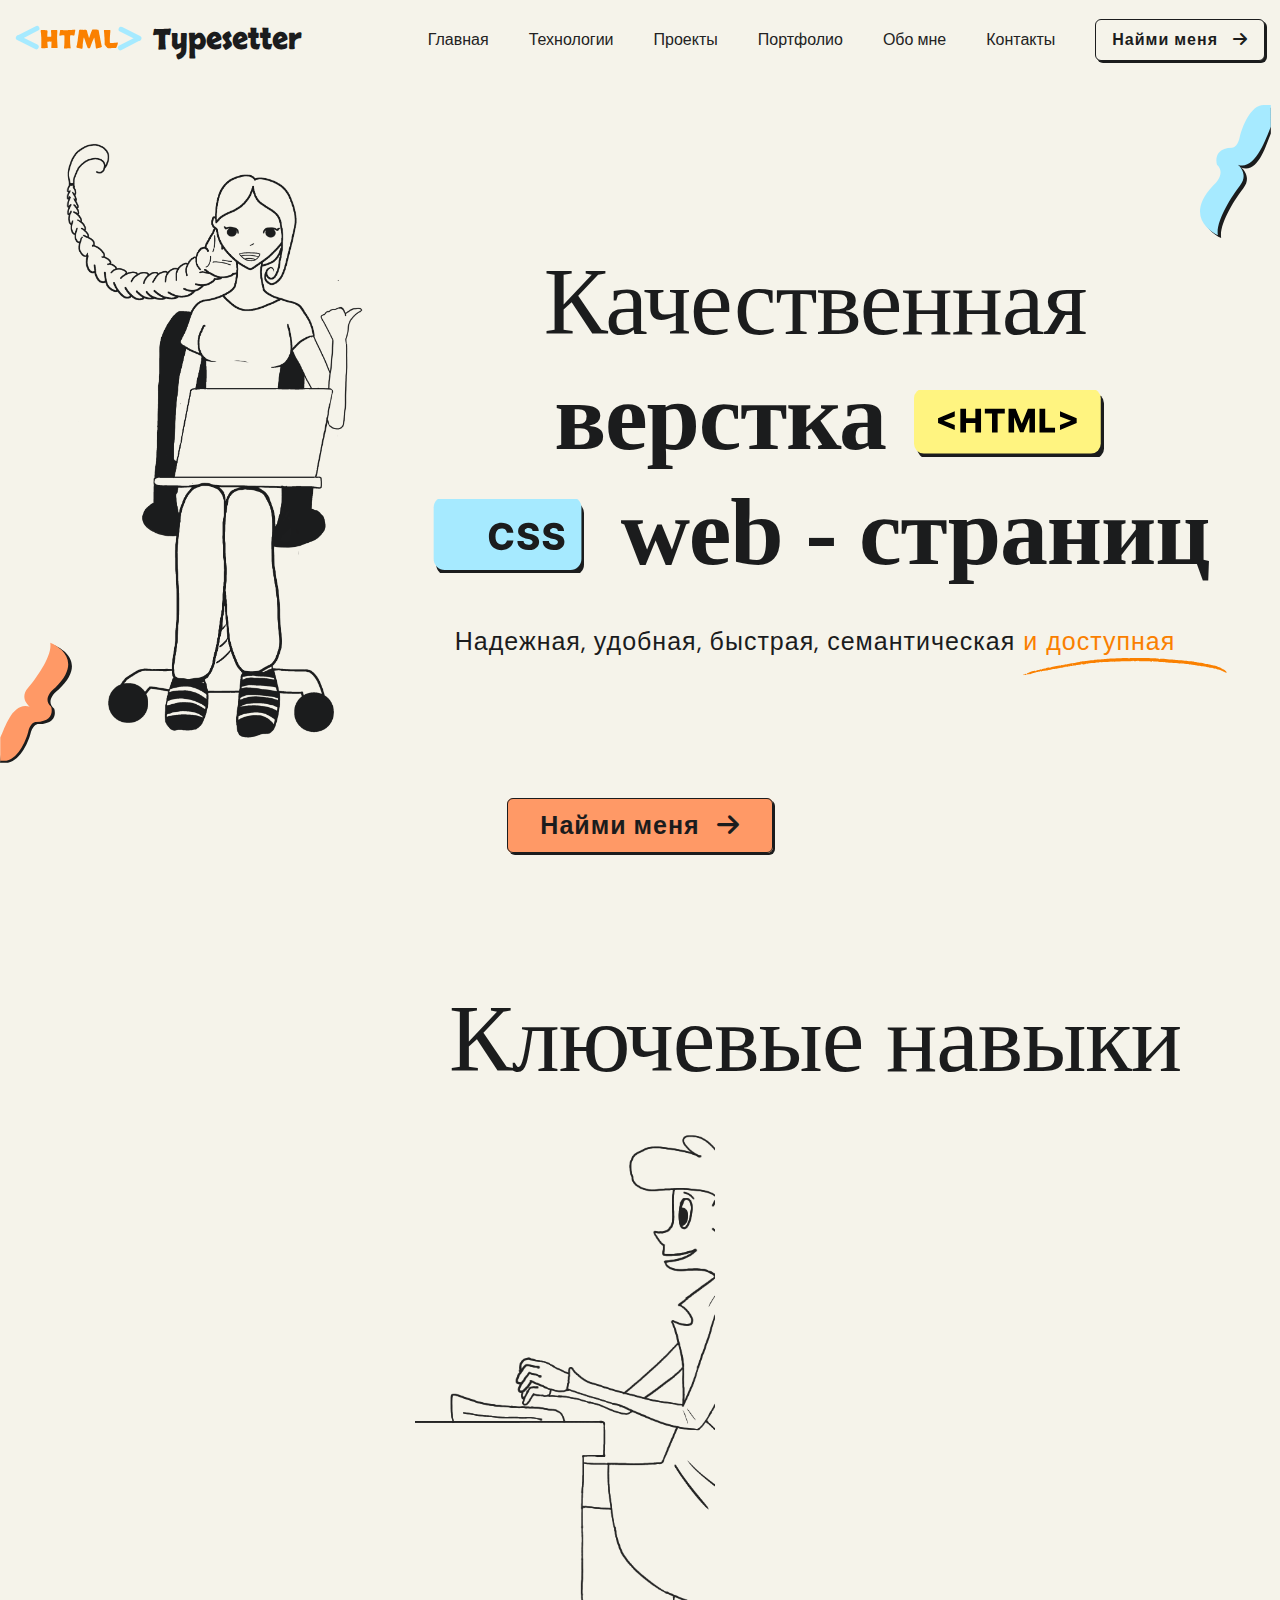
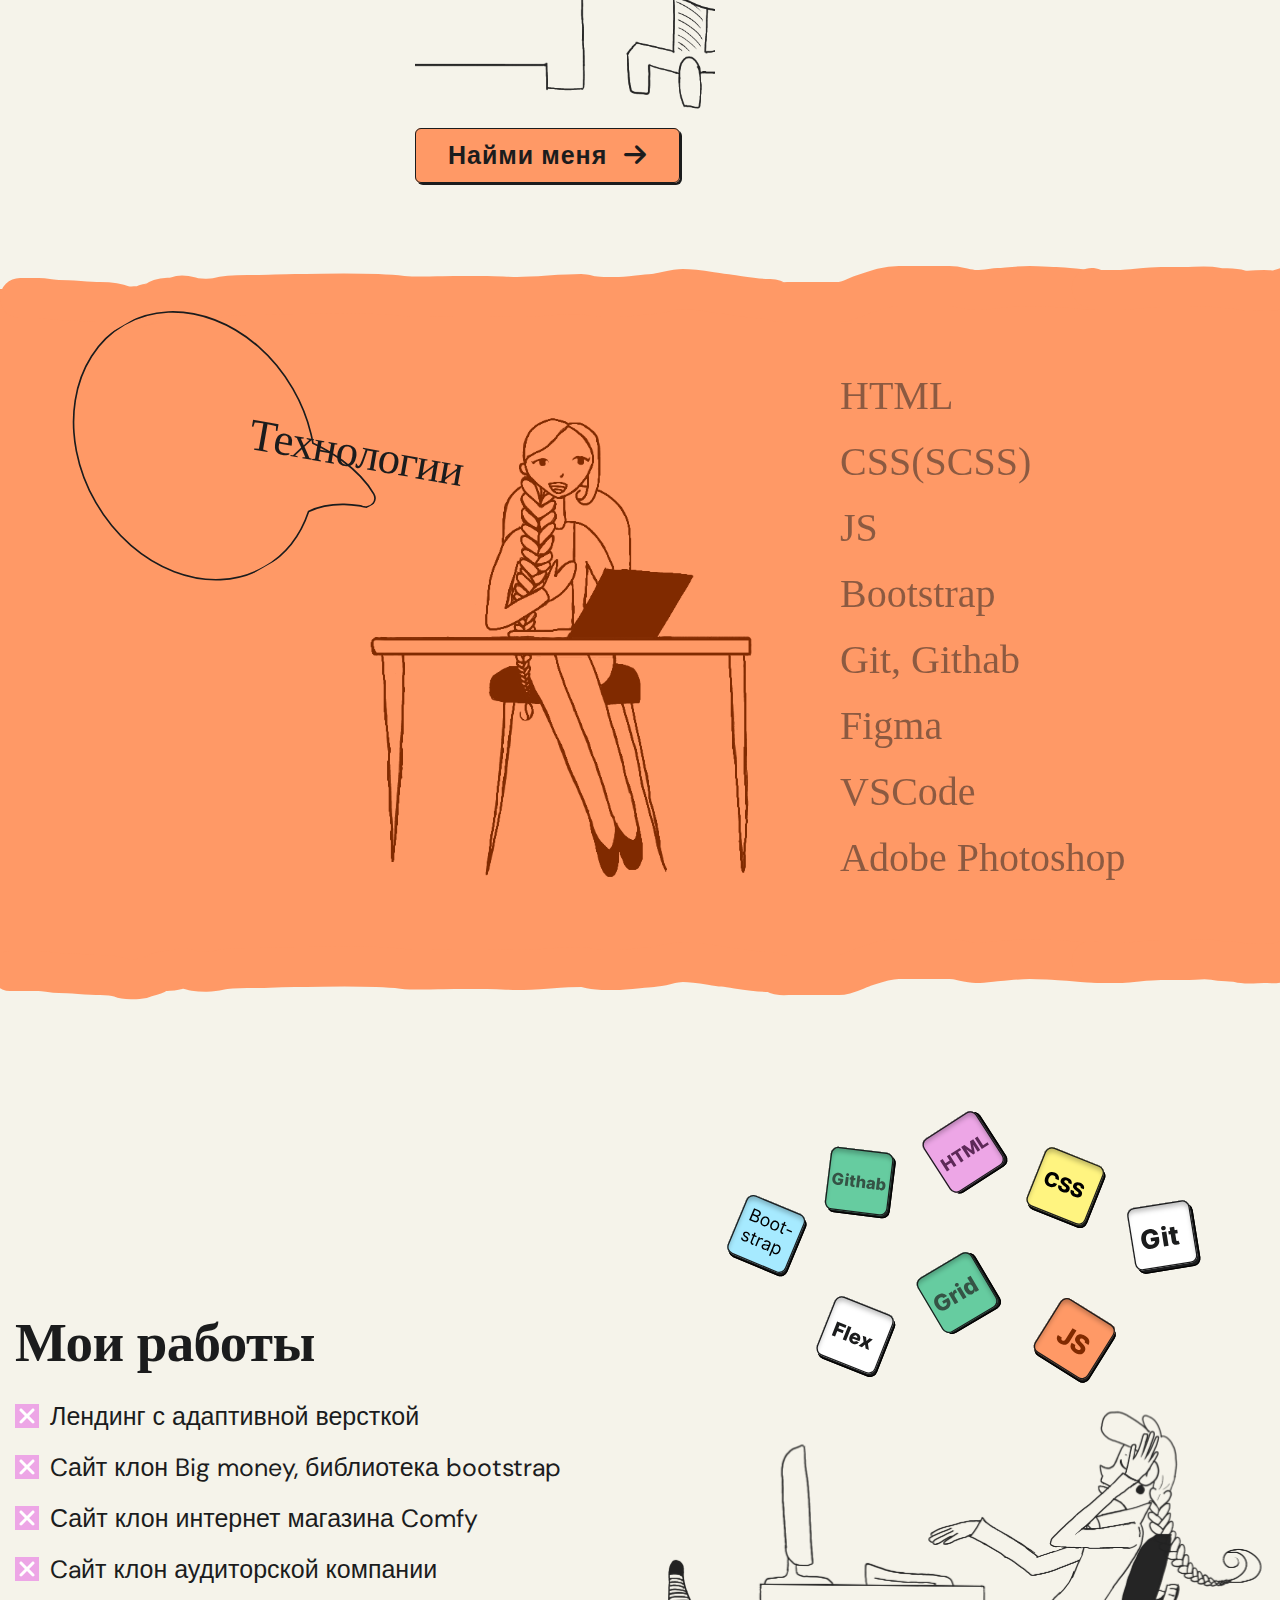
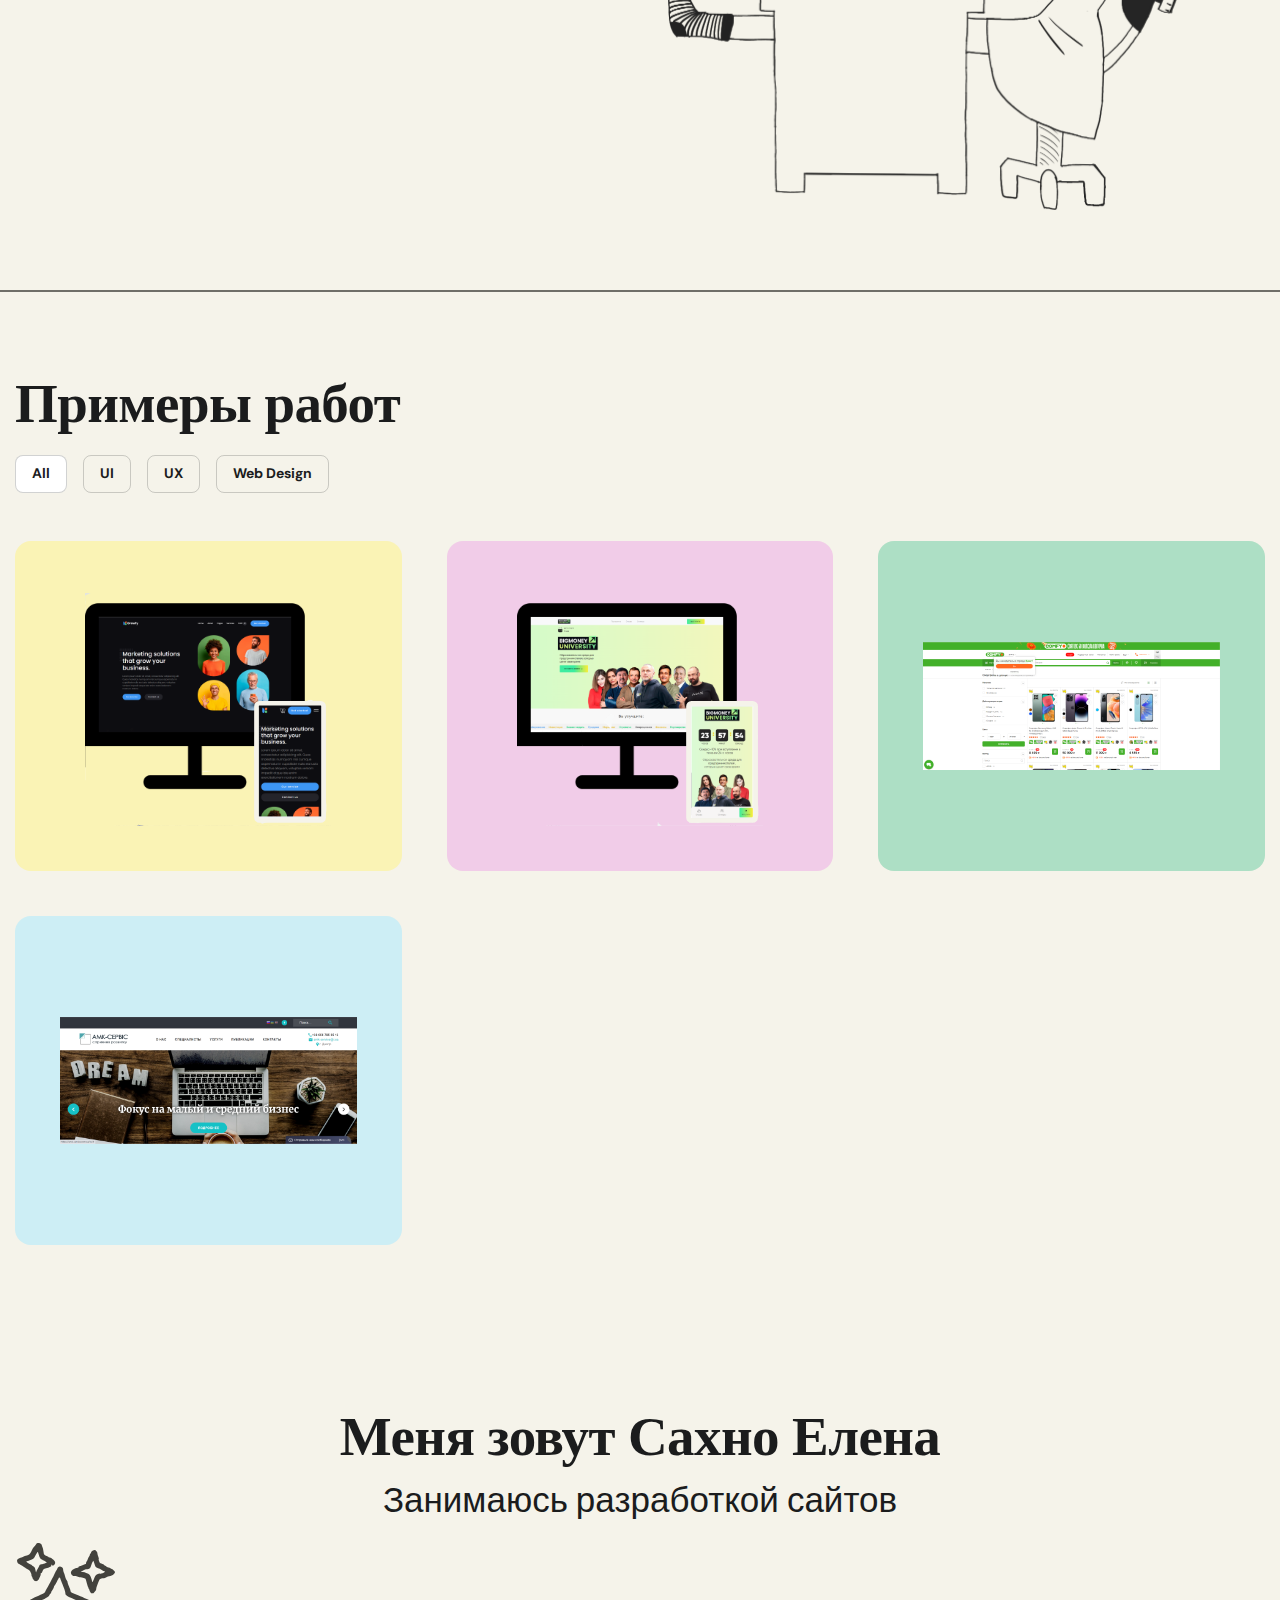
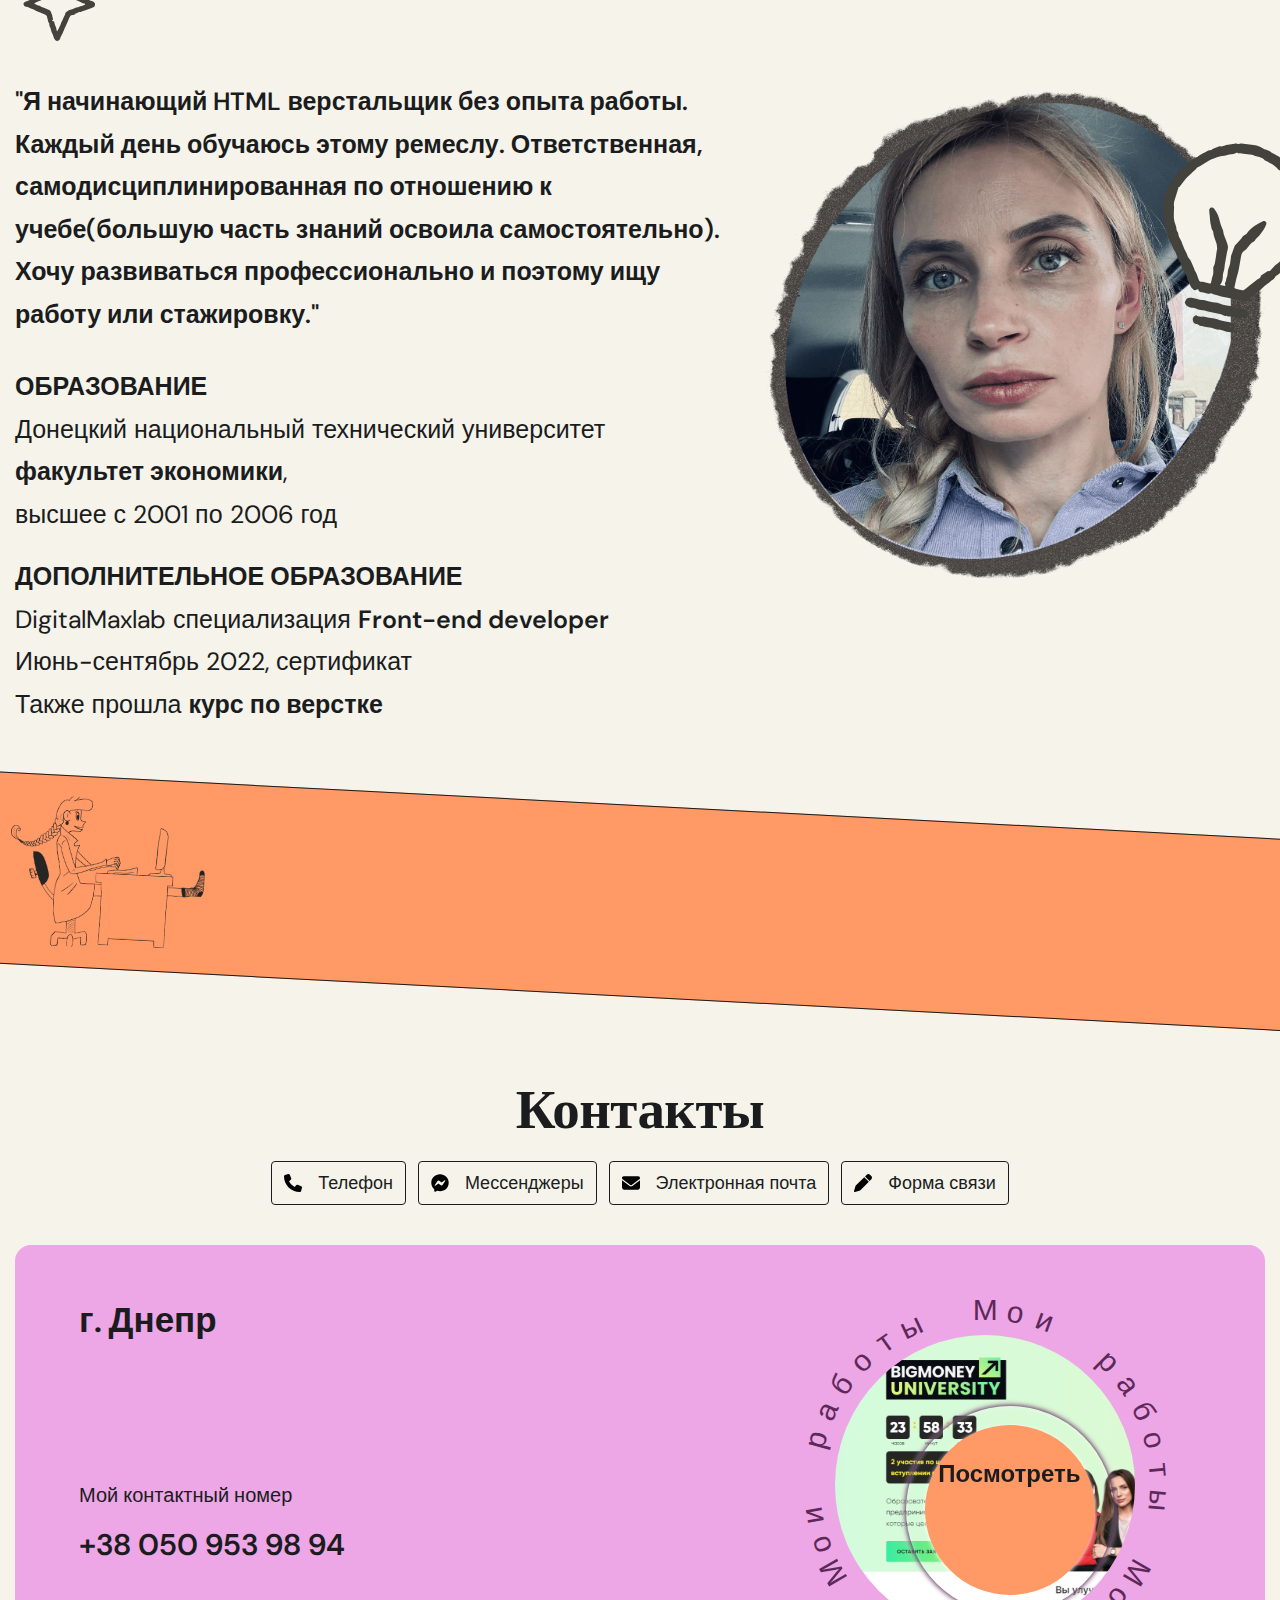
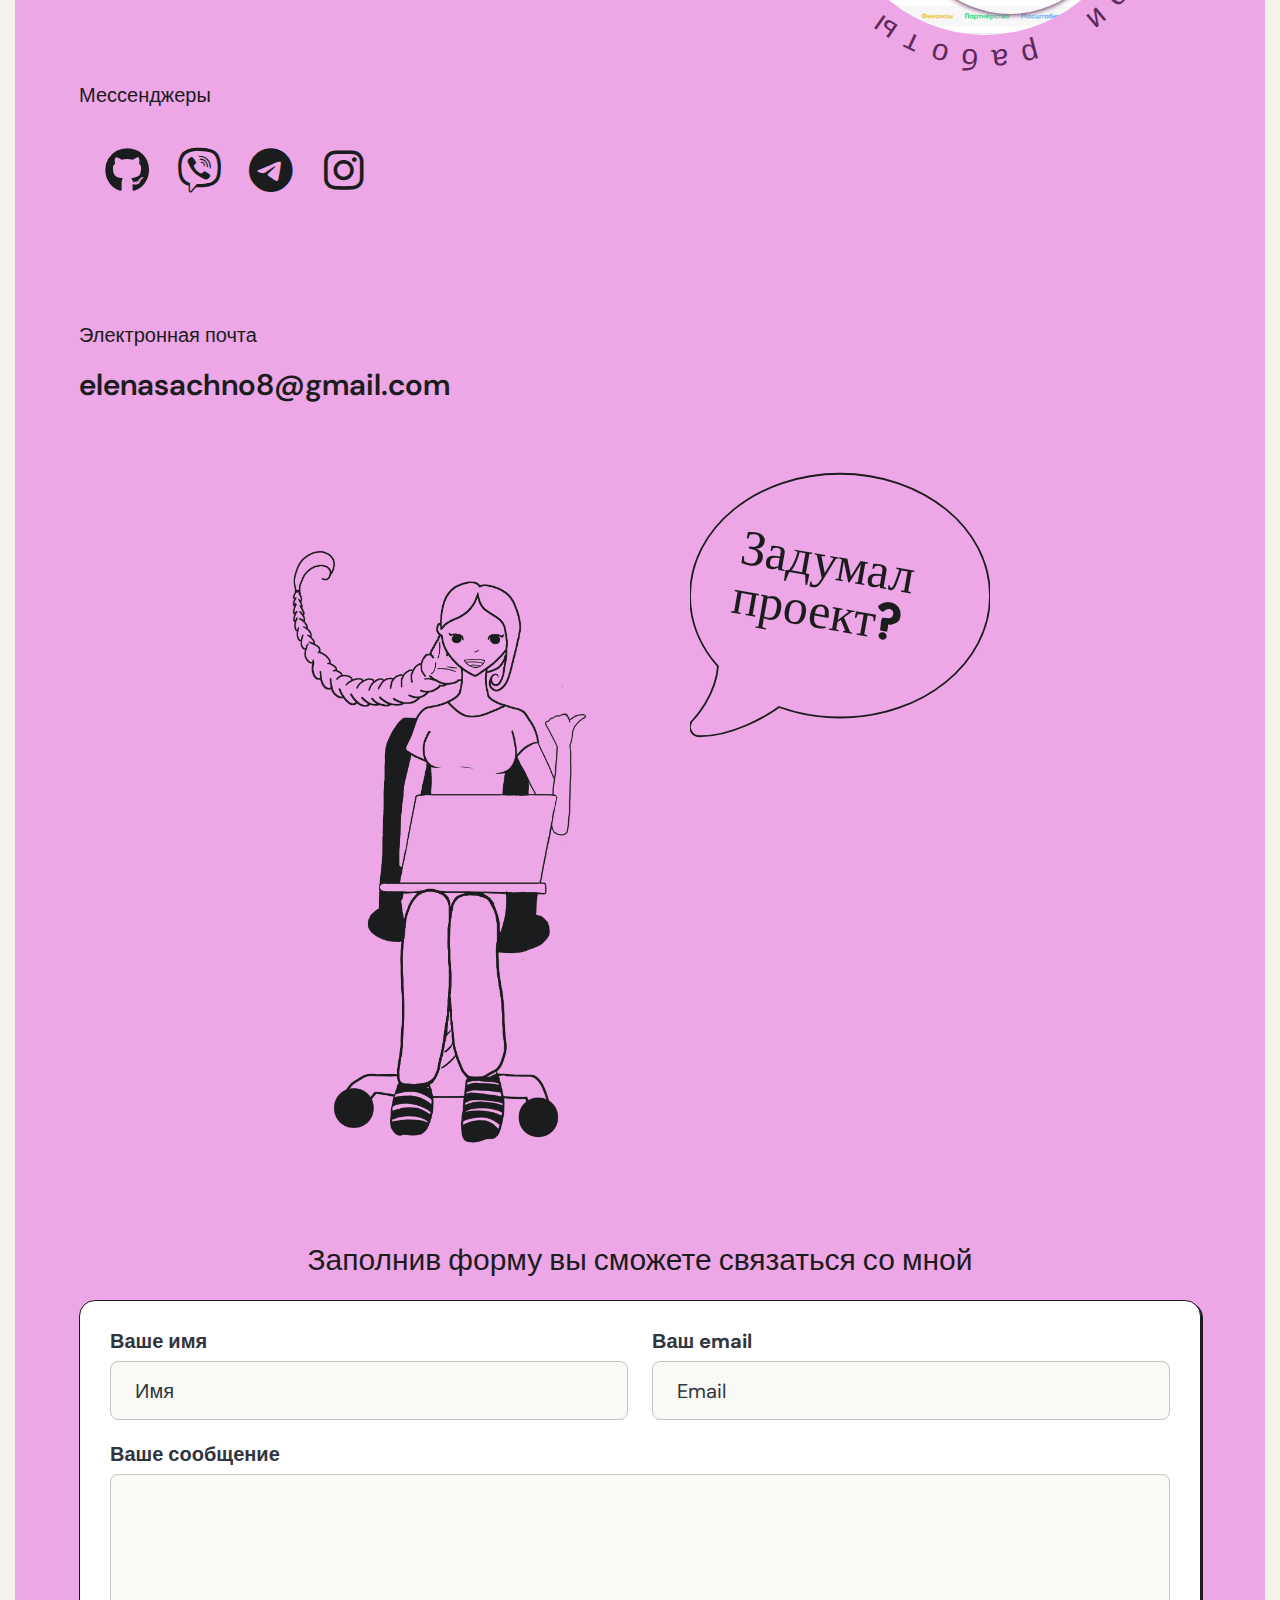
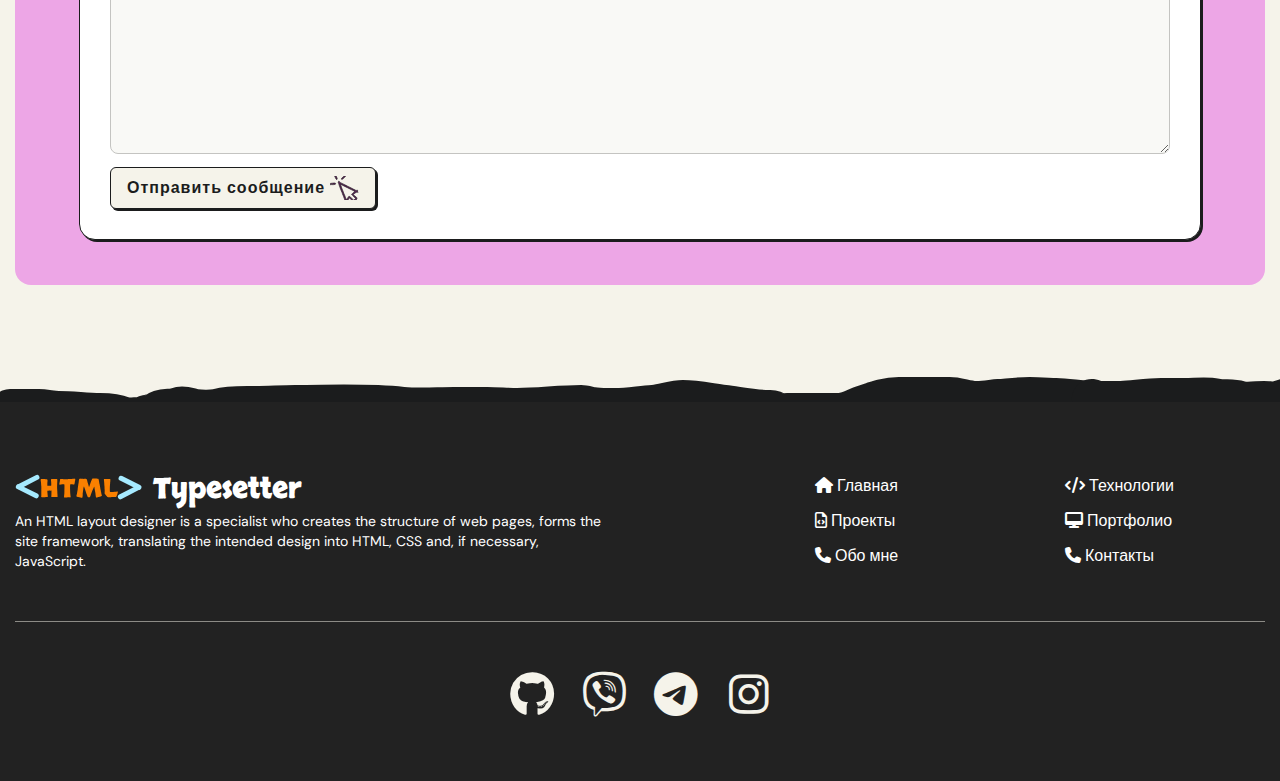
<file: index.html>
<!DOCTYPE html>
<html lang="en">
<head>
    <meta charset="UTF-8">
    <meta http-equiv="X-UA-Compatible" content="IE=edge">
    <meta name="viewport" content="width=device-width, initial-scale=1.0">
    <title>Resume</title>
    <link rel="preconnect" href="https://fonts.googleapis.com">
    <link rel="preconnect" href="https://fonts.gstatic.com" crossorigin>
    <link href="https://fonts.googleapis.com/css2?family=DM+Sans:wght@500&family=Skranji:wght@400;700&display=swap" rel="stylesheet">
    <link rel="stylesheet" href="/css/style.css">

    <link href="https://fonts.googleapis.com/css2?family=Lora:wght@500;600;700&display=swap" rel="stylesheet">

</head>
<body>
    <div class="wrapper">
        <header class="header">
            <div class="header__container"> 
       
                <div class="header__body">
                    <div class="header__logo">
                        <img src="./images/log.svg" alt="logo">
                        <p>Typesetter</p>
                    </div>
                    <div class="burger-menu">
                        <div class="header__burger">
                            <span></span>
                        </div>
                    </div>
                     <div class="menu-header">
                    <nav class="header__menu menu">
                        <ul class="menu__list">
                            <li class="menu__item">
                                <a data-goto=".main" href="#" class="menu__link">Главная</a>
                            </li>
                            <li class="menu__item">
                                <a data-goto=".technologies" href="#" class="menu__link">Технологии</a>
                            </li>
                            <li class="menu__item">
                                <a data-goto=".works" href="#" class="menu__link">Проекты</a>
                            </li>
                            <li class="menu__item">
                                <a data-goto=".workExamples" href="#" class="menu__link">Портфолио</a>
                            </li>
                            <li class="menu__item">
                                <a data-goto=".about" href="#" class="menu__link">Обо мне</a>
                            </li>
                            <li class="menu__item">
                                <a data-goto=".contacts" href="#" class="menu__link">Контакты</a>
                            </li>
                        </ul>                       
                    </nav>
                    <a href="#" class="header__button button">Найми меня <i class="fa-solid fa-arrow-right" style="color: #1b1c1d;"></i></a>                        
                    </div>
                    
                </div>
            </div> 
        </header>
        <main class="page">
            <section class="page__main main"> 
                <!-- <h1 class="main__title_2 title">Ключевысссе навыки</h1> -->
                <div class="main__images-imgBracket imgBracket_left">
                    <img  src="./images/bracket-left.svg" alt="image">
                </div>
                <div class="main__images-imgBracket imgBracket_right">
                    <img  src="./images/bracket-rite.svg" alt="image">
                </div>
                <div class="main__container"> 
                    <div class="main__images">
                        <img src="/images/img5.svg" alt="image">
                     </div>                         
                            <div class="main__content content-main">
                                  <h1 class="main__title title">Качественная <span>верстка</span> <br> <span class="span">web - страниц</span></h1>
                                    <p class="main__text">Надежная, удобная, быстрая, семантическая <span>и доступная</span></p>                                                               
                                </div>
                    <div class="main__actions">
                        <a href="#" class="main__button button">Найми меня <i class="fa-solid fa-arrow-right" style="color: #1b1c1d;"></i></a>
                    </div>                                    
                </div>                
            </section>

            <section class="page__skills skills"> 
                <h1 class="main__title_2 title">Ключевые навыки</h1>
                    <div class="main__container">       
                            <div class="main__items items-main__column ">
                                <div class="items-main__column column-main_1">
                                    <article class="main__item item-main item-main_1 _anim-items _anim-no-hide">
                                        <ul class="item-main__list list_1">
                                            <li>Адаптивная и отзывчиво-адаптивная</li>
                                            <li>кроссбраузерная</li>
                                            <li>валидная верстка</li>
                                        </ul>
                                    </article>
                                    <article class="main__item item-main item-main_2 _anim-items _anim-no-hide">
                                        <ul class="item-main__list list_2">
                                            <li>эффекты при наведении</li>
                                            <li>keyframes анимации</li>
                                            <li>переходы</li>
                                            <li>Минифицирую на финише CSS и JS</li>
                                        </ul>
                                    </article>
                                </div>
                                <div class="items-main__column column-main_2">
                                    <article class="main__item item-main item-main_3 _anim-items _anim-no-hide">
                                        <ul class="item-main__list list_3">
                                            <li>Семантическая верстка</li>
                                           <li>иконочный шрифт</li>
                                            <li>svg - спрайты</li>
                                        </ul>
                                    </article>
                                    <article class="main__item item-main item-main_4 _anim-items _anim-no-hide">
                                        <ul class="item-main__list list_4">
                                            <li>Методология BEM</li>
                                            <li>Flex-box</li>
                                            <li>Grid</li>
                                        </ul>
                                    </article> 
                                </div>                                      
                            </div> 
                            <div class="main__content content-main">
                                <div class="content-main__body">
                                    <h1 class="main__title title">Ключевые навыки</h1>
                                    <div class="main__images">
                                        <img src="/images/img1.svg" alt="image">
                                    </div>
                                   <a href="#" class="main__button button">Найми меня <i class="fa-solid fa-arrow-right" style="color: #1b1c1d;"></i></a>
                                </div> 
                            </div>        
                </div>
            </section>
              <svg class="lineOrangTop" width="6117" height="77" viewBox="0 0 6117 77" fill="none" xmlns="http://www.w3.org/2000/svg">
                <path d="M20 44C26.2372 44 32.4744 44 38.7115 44C45.7373 44 51.8668 46 58.9468 46C73.3284 46 85.6658 48 100.149 48C107.681 48 115.134 48.2449 122.03 51.2222C126.738 53.255 134.331 52 139.583 52C143.174 52 143.67 50.561 146.714 49.9444C148.77 49.5281 154.637 48.0766 156.04 47C161.957 42.4577 171.296 44.7879 177.981 42.2222C183.603 40.0646 189.869 43.1064 194.925 43.9444C201.057 44.9606 212.14 45.0778 218.025 43.5C230.031 40.2815 243.452 41 255.875 41C268.712 41 281.863 40 294.883 40C330.656 40 366.55 38.0022 402.276 41.7778C419.046 43.5501 437.093 42 453.961 42C465.095 42 476.228 42 487.362 42C497.349 42 507.111 43 517.166 43C538.548 43 559.735 40 581.163 40C584.025 40 588.125 41.1457 590.976 41.7778C598.887 43.5318 607.101 43 615.173 43C628.084 43 640.187 40.7207 652.962 39.9444C663.212 39.3216 672.375 35 682.888 35C697.168 35 709.732 38.0155 723.846 39.7778C738.702 41.6326 754.326 45 769.315 45C771.937 45 773.577 44.7739 775.41 46.4444C778.141 48.9336 786.754 48 790.22 48C801.537 48 812.853 48 824.169 48C829.043 48 833.925 48.0728 838.797 48C847.092 47.8761 855.048 43.0702 862.568 40.5C874.7 36.3529 885.625 32 898.833 32C915.797 32 932.761 32 949.726 32C958.599 32 966.854 35.8643 975.934 36C984.038 36.1211 991.152 34.6803 999.034 34.0556C1009.37 33.2365 1018.73 32 1029.57 32C1038.5 32 1046.87 32.6361 1055.66 33C1070.08 33.5975 1084.08 36 1098.44 36" stroke="#FF9966" stroke-width="40" stroke-linecap="round"/>
                <path d="M1091.86 34C1094.27 34.2439 1095.9 36 1098.44 36C1100.64 36 1102.83 36 1105.03 36C1110.48 36 1116.04 36.2916 1121.48 36C1134.45 35.3044 1147.49 33 1160.98 33C1169.1 33 1177.23 33 1185.36 33C1194.54 33 1206.15 31.3312 1215.22 33.2222C1223.46 34.9387 1231.53 33.5652 1239.72 35.7778C1246.66 37.6508 1256.82 36 1264.04 36C1268.12 36 1273.33 36.8012 1277.33 35.8889C1281.99 34.8273 1286.71 32.6832 1291.53 32.0556C1298.22 31.1851 1305.58 32 1312.32 32C1322.11 32 1332.26 34.0827 1341.45 35.9444C1346.41 36.9492 1352.89 35.9315 1357.72 35.5C1365.7 34.787 1373.73 35 1381.74 35C1412.8 35 1443.39 31.6687 1474.01 26.7778C1510.73 20.9142 1548.86 24 1586.22 24C1601.24 24 1616.97 23.002 1631.87 24.6111C1649.35 26.497 1666.98 31.0001 1684.35 32.0556C1701.39 33.0909 1718.39 33.8142 1735.55 34.5C1747.56 34.9803 1759.19 35.7026 1771.02 37.5C1780.32 38.913 1788.72 37.7018 1796.68 33.0556C1802.57 29.6213 1812.7 26.6211 1819.78 28.0556C1823.07 28.7219 1826.69 30.1572 1829.72 31.4444C1834.54 33.4946 1843.42 32 1848.37 32C1866.64 32 1886.66 34.5501 1904.14 29.1111C1907.87 27.948 1913.46 26.5441 1917.48 26.0556C1924.67 25.1825 1933.4 27.6876 1940.28 29.4444C1948.05 31.4275 1957.12 31.867 1965.15 32C1987.97 32.3782 2010.3 30.4296 2032.92 30C2045.63 29.7587 2058.16 28.1715 2070.96 28C2089.77 27.7478 2109.77 27.3423 2128.37 25.5C2135.74 24.7695 2141.71 20 2148.85 20C2153.28 20 2157.71 20 2162.14 20C2173.92 20 2184.33 26 2195.54 26" stroke="#FF9966" stroke-width="40" stroke-linecap="round"/>
                <path d="M2195.54 26C2197.32 26.2028 2197.51 28 2200.47 28C2203.01 28 2204.29 30 2207.06 30C2212 30 2216.29 32 2221.62 32C2237.96 32 2254.68 30.4925 2270.2 35.4444C2274.67 36.8712 2280.07 35.8813 2284.77 36.7778C2289.3 37.6436 2293.98 37.9667 2298.42 39.2222C2308.27 42.008 2319.86 41.3006 2329.99 43.5C2350.2 47.8853 2369.28 44 2389.72 44C2415.59 44 2444.37 46.2264 2468.96 38.2222C2475.79 35.9961 2481.74 36 2489.01 36C2499.12 36 2509.52 37 2519.91 37C2534.64 37 2549.43 36.6372 2564.16 37C2572.18 37.1975 2579.44 40 2587.69 40C2597.46 40 2606.93 44 2616.82 44C2625.6 44 2634.37 44 2643.15 44C2657.54 44 2671.78 46 2686.06 46C2693.31 46 2700.4 45.1589 2707.63 45C2712.08 44.9023 2716.66 44.5309 2721.04 43.7778C2722.99 43.4435 2724.35 42.0679 2726.29 42C2731.41 41.8203 2736.85 38.6769 2742.01 37.5C2752.22 35.1739 2763.23 35 2773.7 35C2778.49 35 2784.19 35.4149 2788.52 37.5C2795.02 40.6378 2803.92 39.9003 2811.01 40.5556C2824.01 41.7584 2836.9 43.5526 2849.89 44.7778C2855.15 45.2739 2860.61 47 2865.86 47C2882.11 47 2898.37 47 2914.62 47C2920.12 47 2924.79 44.5503 2929.86 42.5556C2938.87 39.005 2947.99 34.4516 2957.53 32.2222C2969.12 29.5133 2981.28 27.5702 2993.37 29.2222C3014.51 32.1129 3035.77 36 3057.3 36C3063.11 36 3068.76 35 3074.55 35C3079.39 35 3084.01 36 3088.81 36C3101.33 36 3113.84 36 3126.36 36C3137.55 36 3148.39 35.443 3159.21 38.4444C3165.98 40.3226 3174.82 43.6639 3181.82 44C3185.2 44.1618 3187.3 46 3190.6 46C3200.2 46 3210.14 46.644 3219.73 45.9444C3235.83 44.7707 3250.31 39 3266.3 39" stroke="#FF9966" stroke-width="40" stroke-linecap="round"/>
                <path d="M3264.1 39C3274.36 39 3284.62 39 3294.88 39C3301.68 39 3307.84 40.1846 3314.51 40.9444C3321.46 41.7364 3327.99 40.3744 3334.81 42.4444C3346.85 46.1041 3360.45 43.6804 3372.29 47C3379.46 49.0101 3388.3 49.3006 3395.76 50.0556C3400.45 50.5313 3405.2 51.5138 3409.96 52.0556C3446.82 56.2557 3482.76 48 3519.61 48C3526.27 48 3537.28 46.2967 3543.62 48.2222C3555 51.6785 3570.45 49.1789 3582.87 48.2222C3596.55 47.1682 3609.55 42.5543 3622.85 40.2222C3634.23 38.2286 3645.36 33.9612 3656.62 32.2222C3662.92 31.249 3669.58 27.3769 3676.06 29.5556C3683.58 32.0809 3690.44 35.4501 3698.19 37.5556C3707.85 40.1811 3718.05 41.5468 3727.93 43.3889C3733.5 44.4273 3739.51 46.5356 3745.12 46.9444C3752.74 47.5004 3760.01 48.7607 3767.61 49.0556C3782.01 49.614 3797.47 50.0102 3811.68 52.5C3819.93 53.9476 3830.3 53.1436 3838.56 51.4444C3848.81 49.3328 3859.19 47.8055 3869.21 44.8333C3884.32 40.3563 3898.85 34.4085 3913.83 29.6111C3917.79 28.3438 3924.01 26.9282 3928.33 28.0556C3953.85 34.7008 3982.71 34.9795 4009.03 32.2222C4023.12 30.746 4036.67 29 4050.96 29C4060.54 29 4063.29 29.5204 4071.57 33.2222C4083.42 38.5216 4095.55 41 4108.62 41C4129.4 41 4149.55 34 4170.3 34" stroke="#FF9966" stroke-width="40" stroke-linecap="round"/>
                <path d="M4172.5 36C4177.48 36 4183.88 36.0959 4187.98 38.5C4192.56 41.1819 4197.58 38.9294 4202.36 40.2222C4208.79 41.9588 4216.41 41 4223.03 41C4230.6 41 4238.18 41 4245.76 41C4258.76 41 4271.59 42.2008 4284.4 44.2222C4290.93 45.2527 4295.94 48 4302.93 48C4310 48 4317.07 48 4324.14 48C4328.22 48 4331.6 47.5864 4335.48 46.9444C4346.32 45.1472 4357.46 44.5221 4368.45 43.5556C4377.14 42.7917 4386.39 40.2896 4394.96 40C4401.68 39.7732 4407.22 42.4422 4413.55 42.9444C4422.67 43.6669 4432.14 43 4441.29 43C4456.06 43 4470.61 41 4485.41 41C4505.12 41 4524.83 41 4544.53 41C4568.21 41 4592.68 41.6457 4615.97 38.2222C4632.7 35.763 4648.67 36 4665.7 36C4694.65 36 4723.74 34 4752.86 34C4770.95 34 4788.68 31 4806.98 31C4814.98 31 4822.78 31.0335 4830.63 32.0556C4832.59 32.311 4832.77 34 4835.26 34C4837.44 34 4842.93 33.0004 4844.77 34.2222C4851.77 38.8623 4871.12 36 4879.39 36C4888.41 36 4897.43 36 4906.45 36" stroke="#FF9966" stroke-width="40" stroke-linecap="round"/>
                <path d="M4904.26 34C4904.68 37.0756 4923.1 36 4926.2 36C4927.85 36 4929.49 36 4931.14 36C4933.97 36 4932.66 36.8636 4934.37 37.7778C4938.23 39.8501 4942.53 38.1105 4946.5 39.5C4953.76 42.0466 4965.49 40 4973.38 40C4981.24 40 4988.78 41 4996.9 41C5006.09 41 5014.15 45 5023.23 45C5027.15 45 5030.54 47 5034.81 47C5039.57 47 5044.32 47 5049.08 47C5058.56 47 5068.05 47 5077.54 47C5081.47 47 5085.02 46 5088.82 46C5093.78 46 5098.64 47 5103.38 47C5112.07 47 5121.3 48 5130.26 48C5134.47 48 5138.67 48 5142.88 48C5147.74 48 5151.59 46.2888 5156.35 46C5163.17 45.5857 5169.88 43.3517 5176.83 43C5179.31 42.8742 5180.74 41.1046 5182.92 41C5187.13 40.7981 5190.45 39.9765 5194.62 38.9444C5206.28 36.0642 5216.53 36 5228.39 36C5239.17 36 5249.92 34.7573 5259.72 38.7778C5263.65 40.3922 5268.71 39.6537 5272.88 41.5556C5277.64 43.7225 5282.69 44 5288 44C5298.36 44 5307.61 47.1694 5317.86 48.2222C5334.07 49.8864 5349.86 52 5366.14 52C5393.24 52 5420.34 52 5447.44 52C5459.16 52 5469.61 48 5481.09 48C5490.35 48 5499.01 46 5508.51 46C5522.15 46 5535.78 46 5549.41 46C5558.17 46 5566.92 46 5575.68 46C5578.97 46 5582.26 46 5585.55 46C5588.59 46 5590.06 47.4992 5592.75 47.9444C5621.73 52.7473 5652.66 46.5884 5681.12 54C5684.85 54.9701 5686.16 56 5690.33 56C5700.23 56 5709.82 53.1947 5719.64 53C5731.2 52.7709 5743.13 52 5754.51 52C5765.44 52 5775.66 48.1948 5786.57 48C5794.5 47.8581 5802.46 48 5810.4 48C5814.65 48 5818.21 44.3496 5822.89 44.0556C5825.96 43.8627 5829.08 44 5832.16 44C5836.81 44 5841.46 44 5846.11 44C5857.6 44 5869.42 44.2216 5880.67 46.2222C5889.91 47.8647 5899.58 47.5869 5908.16 51.5C5910.6 52.6123 5915.16 52.721 5917.85 52.9444C5921.27 53.2279 5923.49 55.9372 5926.39 56C5938.64 56.266 5950.94 56 5963.2 56C5970.52 56 5979.09 57.0972 5985.99 55" stroke="#FF9966" stroke-width="40" stroke-linecap="round"/>
                <path d="M5980.51 51C5999 51 6017.48 51 6035.97 51C6056.59 51 6076.22 53 6096.8 53" stroke="#FF9966" stroke-width="40" stroke-linecap="round"/>
                </svg>                                   
            <section class="page__technologies technologies">                       
                <div class="technologies__container">                   
                    <div class="technologies__columns columns-technologies_1">
                        <div class="technologies__comment">
                            <h2 class="technologies__title title">Технологии</h2>                                                                           
                            <svg class="commentSvg" xmlns="http://www.w3.org/2000/svg" width="400px" fill="none"  stroke="#1b1c1d" stroke-width="3" viewBox="0 0 512 512">
                                <path  d="M512 240c0 114.9-114.6 208-256 208c-37.1 0-72.3-6.4-104.1-17.9c-11.9 8.7-31.3 20.6-54.3 30.6C73.6 471.1 44.7 480 16 480c-6.5 0-12.3-3.9-14.8-9.9c-2.5-6-1.1-12.8 3.4-17.4l0 0 0 0 0 0 0 0 .3-.3c.3-.3 .7-.7 1.3-1.4c1.1-1.2 2.8-3.1 4.9-5.7c4.1-5 9.6-12.4 15.2-21.6c10-16.6 19.5-38.4 21.4-62.9C17.7 326.8 0 285.1 0 240C0 125.1 114.6 32 256 32s256 93.1 256 208z"/>
                            </svg>
                        </div>
                        <div class="technologies__image">
                            <img src="/images/img2.svg" alt="Image">
                        </div>
                    </div>
                    <div class="technologies__columns columns-technologies_2">
                        <ul class="technologies__list">
                            <li class="technologies__item _anim-items">HTML</li>
                            <li class="technologies__item _anim-items">CSS(SCSS)</li>
                            <li class="technologies__item _anim-items">JS</li>
                            <li class="technologies__item _anim-items">Bootstrap</li>
                            <li class="technologies__item _anim-items">Git, Githab</li>
                            <li class="technologies__item _anim-items">Figma</li>
                            <li class="technologies__item _anim-items">VSCode</li>
                            <li class="technologies__item _anim-items">Adobe Photoshop</li>
                        </ul>
                    </div>
                </div>
            </section>
                  <svg class="lineOrangBottom" width="6117" height="77"  viewBox="0 0 6117 77" fill="none" xmlns="http://www.w3.org/2000/svg">
                <path d="M10 44C26.2372 44 32.4744 44 38.7115 44C45.7373 44 51.8668 46 58.9468 46C73.3284 46 85.6658 48 100.149 48C107.681 48 115.134 48.2449 122.03 51.2222C126.738 53.255 134.331 52 139.583 52C143.174 52 143.67 50.561 146.714 49.9444C148.77 49.5281 154.637 48.0766 156.04 47C161.957 42.4577 171.296 44.7879 177.981 42.2222C183.603 40.0646 189.869 43.1064 194.925 43.9444C201.057 44.9606 212.14 45.0778 218.025 43.5C230.031 40.2815 243.452 41 255.875 41C268.712 41 281.863 40 294.883 40C330.656 40 366.55 38.0022 402.276 41.7778C419.046 43.5501 437.093 42 453.961 42C465.095 42 476.228 42 487.362 42C497.349 42 507.111 43 517.166 43C538.548 43 559.735 40 581.163 40C584.025 40 588.125 41.1457 590.976 41.7778C598.887 43.5318 607.101 43 615.173 43C628.084 43 640.187 40.7207 652.962 39.9444C663.212 39.3216 672.375 35 682.888 35C697.168 35 709.732 38.0155 723.846 39.7778C738.702 41.6326 754.326 45 769.315 45C771.937 45 773.577 44.7739 775.41 46.4444C778.141 48.9336 786.754 48 790.22 48C801.537 48 812.853 48 824.169 48C829.043 48 833.925 48.0728 838.797 48C847.092 47.8761 855.048 43.0702 862.568 40.5C874.7 36.3529 885.625 32 898.833 32C915.797 32 932.761 32 949.726 32C958.599 32 966.854 35.8643 975.934 36C984.038 36.1211 991.152 34.6803 999.034 34.0556C1009.37 33.2365 1018.73 32 1029.57 32C1038.5 32 1046.87 32.6361 1055.66 33C1070.08 33.5975 1084.08 36 1098.44 36" stroke="#FF9966" stroke-width="40" stroke-linecap="round"/>
                <path d="M1091.86 34C1094.27 34.2439 1095.9 36 1098.44 36C1100.64 36 1102.83 36 1105.03 36C1110.48 36 1116.04 36.2916 1121.48 36C1134.45 35.3044 1147.49 33 1160.98 33C1169.1 33 1177.23 33 1185.36 33C1194.54 33 1206.15 31.3312 1215.22 33.2222C1223.46 34.9387 1231.53 33.5652 1239.72 35.7778C1246.66 37.6508 1256.82 36 1264.04 36C1268.12 36 1273.33 36.8012 1277.33 35.8889C1281.99 34.8273 1286.71 32.6832 1291.53 32.0556C1298.22 31.1851 1305.58 32 1312.32 32C1322.11 32 1332.26 34.0827 1341.45 35.9444C1346.41 36.9492 1352.89 35.9315 1357.72 35.5C1365.7 34.787 1373.73 35 1381.74 35C1412.8 35 1443.39 31.6687 1474.01 26.7778C1510.73 20.9142 1548.86 24 1586.22 24C1601.24 24 1616.97 23.002 1631.87 24.6111C1649.35 26.497 1666.98 31.0001 1684.35 32.0556C1701.39 33.0909 1718.39 33.8142 1735.55 34.5C1747.56 34.9803 1759.19 35.7026 1771.02 37.5C1780.32 38.913 1788.72 37.7018 1796.68 33.0556C1802.57 29.6213 1812.7 26.6211 1819.78 28.0556C1823.07 28.7219 1826.69 30.1572 1829.72 31.4444C1834.54 33.4946 1843.42 32 1848.37 32C1866.64 32 1886.66 34.5501 1904.14 29.1111C1907.87 27.948 1913.46 26.5441 1917.48 26.0556C1924.67 25.1825 1933.4 27.6876 1940.28 29.4444C1948.05 31.4275 1957.12 31.867 1965.15 32C1987.97 32.3782 2010.3 30.4296 2032.92 30C2045.63 29.7587 2058.16 28.1715 2070.96 28C2089.77 27.7478 2109.77 27.3423 2128.37 25.5C2135.74 24.7695 2141.71 20 2148.85 20C2153.28 20 2157.71 20 2162.14 20C2173.92 20 2184.33 26 2195.54 26" stroke="#FF9966" stroke-width="40" stroke-linecap="round"/>
                <path d="M2195.54 26C2197.32 26.2028 2197.51 28 2200.47 28C2203.01 28 2204.29 30 2207.06 30C2212 30 2216.29 32 2221.62 32C2237.96 32 2254.68 30.4925 2270.2 35.4444C2274.67 36.8712 2280.07 35.8813 2284.77 36.7778C2289.3 37.6436 2293.98 37.9667 2298.42 39.2222C2308.27 42.008 2319.86 41.3006 2329.99 43.5C2350.2 47.8853 2369.28 44 2389.72 44C2415.59 44 2444.37 46.2264 2468.96 38.2222C2475.79 35.9961 2481.74 36 2489.01 36C2499.12 36 2509.52 37 2519.91 37C2534.64 37 2549.43 36.6372 2564.16 37C2572.18 37.1975 2579.44 40 2587.69 40C2597.46 40 2606.93 44 2616.82 44C2625.6 44 2634.37 44 2643.15 44C2657.54 44 2671.78 46 2686.06 46C2693.31 46 2700.4 45.1589 2707.63 45C2712.08 44.9023 2716.66 44.5309 2721.04 43.7778C2722.99 43.4435 2724.35 42.0679 2726.29 42C2731.41 41.8203 2736.85 38.6769 2742.01 37.5C2752.22 35.1739 2763.23 35 2773.7 35C2778.49 35 2784.19 35.4149 2788.52 37.5C2795.02 40.6378 2803.92 39.9003 2811.01 40.5556C2824.01 41.7584 2836.9 43.5526 2849.89 44.7778C2855.15 45.2739 2860.61 47 2865.86 47C2882.11 47 2898.37 47 2914.62 47C2920.12 47 2924.79 44.5503 2929.86 42.5556C2938.87 39.005 2947.99 34.4516 2957.53 32.2222C2969.12 29.5133 2981.28 27.5702 2993.37 29.2222C3014.51 32.1129 3035.77 36 3057.3 36C3063.11 36 3068.76 35 3074.55 35C3079.39 35 3084.01 36 3088.81 36C3101.33 36 3113.84 36 3126.36 36C3137.55 36 3148.39 35.443 3159.21 38.4444C3165.98 40.3226 3174.82 43.6639 3181.82 44C3185.2 44.1618 3187.3 46 3190.6 46C3200.2 46 3210.14 46.644 3219.73 45.9444C3235.83 44.7707 3250.31 39 3266.3 39" stroke="#FF9966" stroke-width="40" stroke-linecap="round"/>
                <path d="M3264.1 39C3274.36 39 3284.62 39 3294.88 39C3301.68 39 3307.84 40.1846 3314.51 40.9444C3321.46 41.7364 3327.99 40.3744 3334.81 42.4444C3346.85 46.1041 3360.45 43.6804 3372.29 47C3379.46 49.0101 3388.3 49.3006 3395.76 50.0556C3400.45 50.5313 3405.2 51.5138 3409.96 52.0556C3446.82 56.2557 3482.76 48 3519.61 48C3526.27 48 3537.28 46.2967 3543.62 48.2222C3555 51.6785 3570.45 49.1789 3582.87 48.2222C3596.55 47.1682 3609.55 42.5543 3622.85 40.2222C3634.23 38.2286 3645.36 33.9612 3656.62 32.2222C3662.92 31.249 3669.58 27.3769 3676.06 29.5556C3683.58 32.0809 3690.44 35.4501 3698.19 37.5556C3707.85 40.1811 3718.05 41.5468 3727.93 43.3889C3733.5 44.4273 3739.51 46.5356 3745.12 46.9444C3752.74 47.5004 3760.01 48.7607 3767.61 49.0556C3782.01 49.614 3797.47 50.0102 3811.68 52.5C3819.93 53.9476 3830.3 53.1436 3838.56 51.4444C3848.81 49.3328 3859.19 47.8055 3869.21 44.8333C3884.32 40.3563 3898.85 34.4085 3913.83 29.6111C3917.79 28.3438 3924.01 26.9282 3928.33 28.0556C3953.85 34.7008 3982.71 34.9795 4009.03 32.2222C4023.12 30.746 4036.67 29 4050.96 29C4060.54 29 4063.29 29.5204 4071.57 33.2222C4083.42 38.5216 4095.55 41 4108.62 41C4129.4 41 4149.55 34 4170.3 34" stroke="#FF9966" stroke-width="40" stroke-linecap="round"/>
                <path d="M4172.5 36C4177.48 36 4183.88 36.0959 4187.98 38.5C4192.56 41.1819 4197.58 38.9294 4202.36 40.2222C4208.79 41.9588 4216.41 41 4223.03 41C4230.6 41 4238.18 41 4245.76 41C4258.76 41 4271.59 42.2008 4284.4 44.2222C4290.93 45.2527 4295.94 48 4302.93 48C4310 48 4317.07 48 4324.14 48C4328.22 48 4331.6 47.5864 4335.48 46.9444C4346.32 45.1472 4357.46 44.5221 4368.45 43.5556C4377.14 42.7917 4386.39 40.2896 4394.96 40C4401.68 39.7732 4407.22 42.4422 4413.55 42.9444C4422.67 43.6669 4432.14 43 4441.29 43C4456.06 43 4470.61 41 4485.41 41C4505.12 41 4524.83 41 4544.53 41C4568.21 41 4592.68 41.6457 4615.97 38.2222C4632.7 35.763 4648.67 36 4665.7 36C4694.65 36 4723.74 34 4752.86 34C4770.95 34 4788.68 31 4806.98 31C4814.98 31 4822.78 31.0335 4830.63 32.0556C4832.59 32.311 4832.77 34 4835.26 34C4837.44 34 4842.93 33.0004 4844.77 34.2222C4851.77 38.8623 4871.12 36 4879.39 36C4888.41 36 4897.43 36 4906.45 36" stroke="#FF9966" stroke-width="40" stroke-linecap="round"/>
                <path d="M4904.26 34C4904.68 37.0756 4923.1 36 4926.2 36C4927.85 36 4929.49 36 4931.14 36C4933.97 36 4932.66 36.8636 4934.37 37.7778C4938.23 39.8501 4942.53 38.1105 4946.5 39.5C4953.76 42.0466 4965.49 40 4973.38 40C4981.24 40 4988.78 41 4996.9 41C5006.09 41 5014.15 45 5023.23 45C5027.15 45 5030.54 47 5034.81 47C5039.57 47 5044.32 47 5049.08 47C5058.56 47 5068.05 47 5077.54 47C5081.47 47 5085.02 46 5088.82 46C5093.78 46 5098.64 47 5103.38 47C5112.07 47 5121.3 48 5130.26 48C5134.47 48 5138.67 48 5142.88 48C5147.74 48 5151.59 46.2888 5156.35 46C5163.17 45.5857 5169.88 43.3517 5176.83 43C5179.31 42.8742 5180.74 41.1046 5182.92 41C5187.13 40.7981 5190.45 39.9765 5194.62 38.9444C5206.28 36.0642 5216.53 36 5228.39 36C5239.17 36 5249.92 34.7573 5259.72 38.7778C5263.65 40.3922 5268.71 39.6537 5272.88 41.5556C5277.64 43.7225 5282.69 44 5288 44C5298.36 44 5307.61 47.1694 5317.86 48.2222C5334.07 49.8864 5349.86 52 5366.14 52C5393.24 52 5420.34 52 5447.44 52C5459.16 52 5469.61 48 5481.09 48C5490.35 48 5499.01 46 5508.51 46C5522.15 46 5535.78 46 5549.41 46C5558.17 46 5566.92 46 5575.68 46C5578.97 46 5582.26 46 5585.55 46C5588.59 46 5590.06 47.4992 5592.75 47.9444C5621.73 52.7473 5652.66 46.5884 5681.12 54C5684.85 54.9701 5686.16 56 5690.33 56C5700.23 56 5709.82 53.1947 5719.64 53C5731.2 52.7709 5743.13 52 5754.51 52C5765.44 52 5775.66 48.1948 5786.57 48C5794.5 47.8581 5802.46 48 5810.4 48C5814.65 48 5818.21 44.3496 5822.89 44.0556C5825.96 43.8627 5829.08 44 5832.16 44C5836.81 44 5841.46 44 5846.11 44C5857.6 44 5869.42 44.2216 5880.67 46.2222C5889.91 47.8647 5899.58 47.5869 5908.16 51.5C5910.6 52.6123 5915.16 52.721 5917.85 52.9444C5921.27 53.2279 5923.49 55.9372 5926.39 56C5938.64 56.266 5950.94 56 5963.2 56C5970.52 56 5979.09 57.0972 5985.99 55" stroke="#FF9966" stroke-width="40" stroke-linecap="round"/>
                <path d="M5980.51 51C5999 51 6017.48 51 6035.97 51C6056.59 51 6076.22 53 6096.8 53" stroke="#FF9966" stroke-width="40" stroke-linecap="round"/>
                </svg> 
                <section class="page__works works">
                    <div class="works__container">                
                       <div class="works__column">
                           <div class="works__content">
                               <h2 class="works__title title-second">Мои работы</h2>
                               <ul class="works-items__list text">
                                   <li>Лендинг с адаптивной версткой</li>
                                   <li>Cайт клон Big money, библиотека bootstrap</li>
                                   <li>Сайт клон интернет магазина Comfy</li>
                                   <li>Caйт клон аудиторской компании</li>
                               </ul>                                                          
                           </div>
                           <div class="works__images">
                            <div class="works__image works__image_1 ">
                                <img src="/images/img4.svg" alt="image">
                            </div>
                            <div class="works__image works__image_2">
                                <img src="/images/img3.svg"  alt="image">
                            </div>                            
                           </div>
                       </div>
                       <div class="works__actions"></div>
                    </div>
               </section>
               <section class="page__workExamples workExamples">
                <div class="workExamples__container">
                    <h2 class="workExamples__title title-second">Примеры работ</h2>
                    <div class="workExamples__items items-workExamples">
                        <nav class="items-workExamples__navigation">
                            <button data-workexamples-type="" class="items-workExamples__type button_light active">All</button>
                            <button data-workexamples-type="ui" class="items-workExamples__type button_light">UI</button>
                            <button data-workexamples-type="ux" class="items-workExamples__type button_light">UX</button>
                            <button data-workexamples-type="wd" class="items-workExamples__type button_light">Web Design</button>
                        </nav>
                        <div class="items-workExamples__body">
                            <a  data-workexamples-type="ui" href="#" class="items-workExamples__item">
                                <div class="items-workExamples__image">
                                    <img src="/images/imagesWorks/img1.svg" alt="image">
                                </div>
                            </a>
                            <a data-workexamples-type="ux" href="#" class="items-workExamples__item">
                                <div class="items-workExamples__image">
                                    <img src="/images/imagesWorks/img2.svg" alt="image">
                                </div>
                            </a>
                            <a data-workexamples-type="ux" href="#" class="items-workExamples__item">
                                <div class="items-workExamples__image">
                                    <img src="/images/imagesWorks/img3.svg" alt="image">
                                </div>
                            </a>
                            <a data-workexamples-type="wd" href="#" class="items-workExamples__item">
                                <div class="items-workExamples__image">
                                    <img src="/images/imagesWorks/img4.svg" alt="image">
                                </div>
                            </a>
                           
                        </div>
                    </div>
                </div>
               </section>
               <section class="page__about about">
                <div class="about__container"> 
                    <div class="about__title">
                        <h2 class="title-second">Меня зовут Сахно Елена</h2>
                        <h3 class="titlethree">Занимаюсь разработкой сайтов</h3>
                    </div> 
                    <div class="about__box">
                        <div class="about__content">
                            <img src="/images/ing8.svg" alt="image">
                            <p class="about__text">
                            "Я начинающий HTML верстальщик без опыта работы. 
                            Каждый день обучаюсь этому ремеслу. Ответственная, самодисциплинированная по отношению к учебе(большую часть знаний освоила самостоятельно). <br>
                            Хочу развиваться профессионально и поэтому ищу работу или стажировку."
                        </p>
                        <div>
                            <h3 class="about__education">Образование</h3>
                            <p class="about__education_text">Донецкий национальный технический университет
                            <span>факультет экономики</span>, <br> высшее с 2001 по 2006 год </p>
                        </div>
                       <div>
                        <h3 class="about__education">Дополнительное образование</h3>
                        <p>DigitalMaxlab специализация <span>Front-end developer</span> <br> Июнь-сентябрь 2022, сертификат <br> Также прошла <span>курс по верстке</span></p>
                       </div>                      
                    </div>
                    <div class="about__images">
                        <div class="about__image">
                            <img src="/images/img6.png" alt="image">
                        </div>
                        <div class="about__image image_bulb ">
                            <img src="/images/img7.svg" alt="image">
                        </div>
                    </div>
                    </div>         
                </div>
               </section> 
               <section class="page__parallax parallax">
                <div class="parallax__body">
                    <div class="parallax__images images-parallax">
                        <div class="images-parallax__item">
                            <div class="images-parallax__chair">
                                <img class="" src="./images/img1.svg" alt="image">
                            </div>                           
                        </div>                                           
                    </div> 
                </div>
                           
               </section>                   
               <section class="page__contacts contacts">
                 <div class="contacts__container">
                    <div class="contacts__content">
                        <h2 class="contacts__title title-second">Контакты</h2>
                        <div class="contacts__items items-contacts">
                            <nav class="items-contacts__navigation">
                                <a  href="#tel" class="items-contacts__type button_border"><span >Телефон</span></a>
                                <a  href="#mes" class="items-contacts__type button_border"><span>Мессенджеры</span></a>
                                <a  href="#email" class="items-contacts__type button_border"><span>Электронная почта</span></a>
                                <a  href="#form" class="items-contacts__type button_border"><span>Форма связи</span></a>
                            </nav>
                        </div>
                    </div>
                        <div class="contacts__box">
                            <!-- pink -->
                          <div class="items-contacts__body slide"  data-background="">
                            <h3 class="contacts__title titlethree">г. Днепр</h3>
                            <a href="#" class="items-contacts__item">
                                <div id="tel" class="items-contacts__telephone items-contacts_ob">
                                    <p class="tel">Мой контактный номер</p>
                                    <span class="tel-span">
                                        <a href="tel:380509539894" class="a-tel titlethree">
                                            +38 050 953 98 94
                                        </a>
                                    </span>
                                </div>
                            </a>
                                <!-- голубой -->
                             <a href="#" class="items-contacts__item slide" data-background="#a6eaff">
                                <div id="mes" class="items-contacts__mes items-contacts_ob">
                                    <p class="soc-img">Мессенджеры</p>
                                    <div class="contacts__social social">
                                        <a href="" class="social__link">
                                            <i class="fa-brands fa-github fa-flip-horizontal" style="color:  #1b1c1d"></i>
                                        </a>
                                        <a href="" class="social__link">
                                            <i class="fa-brands fa-viber" style="color:  #1b1c1d"></i>
                                        </a>
                                        <a href="" class="social__link">
                                            <i class="fa-brands fa-telegram" style="color:  #1b1c1d"></i>
                                        </a>
                                        <a href="" class="social__link">
                                            <i class="fa-brands fa-instagram" style="color:  #1b1c1d"></i>
                                        </a>
                                    </div>                                    
                                </div>
                            </a>
                            <!-- желтый -->
                            <a data-contacts-type="email" href="#" class="items-contacts__item  slide" data-background="#eda6e6" >
                                <div id="email" class="items-contacts__email items-contacts_ob">
                                    <p  class="email">Электронная почта</p>
                                    <span class="email-span">
                                        <a href="elenasachno8@gmail.com" class="a-email">
                                            elenasachno8@gmail.com
                                        </a>
                                    </span>
                                </div>
                            </a>
                        </div>
                          <div class="contacts__circle circle-contacts">
                            <div class="circle-contacts_wheel">
                                      <div class="wheel">  
                                        <div class="wheel__inner wheel__inner_star">
                                        <div class="wheel__content">М</div>
                                        <div class="wheel__content">о</div>
                                        <div class="wheel__content">и</div>
                                      </div>   
                                      <div class="wheel__inner">
                                        <div class="wheel__content">р</div>
                                        <div class="wheel__content">а</div>
                                        <div class="wheel__content">б</div>
                                        <div class="wheel__content">о</div>
                                        <div class="wheel__content">т</div>
                                        <div class="wheel__content">ы</div>
                                      </div> 
                                      <div class="wheel__inner">
                                        <div class="wheel__content">М</div>
                                        <div class="wheel__content">о</div>
                                        <div class="wheel__content">и</div>
                                      </div>   
                                      <div class="wheel__inner">
                                        <div class="wheel__content">р</div>
                                        <div class="wheel__content">а</div>
                                        <div class="wheel__content">б</div>
                                        <div class="wheel__content">о</div>
                                        <div class="wheel__content">т</div>
                                        <div class="wheel__content">ы</div>
                                      </div>   
                                      <div class="wheel__inner">
                                        <div class="wheel__content">М</div>
                                        <div class="wheel__content">о</div>
                                        <div class="wheel__content">и</div>
                                      </div>   
                                      <div class="wheel__inner">
                                        <div class="wheel__content">р</div>
                                        <div class="wheel__content">а</div>
                                        <div class="wheel__content">б</div>
                                        <div class="wheel__content">о</div>
                                        <div class="wheel__content">т</div>
                                        <div class="wheel__content">ы</div>
                                      </div>                                                                                                                               
                                </div>
                                <a  data-goto=".works" href="#" class="circle-center"><div class="circle"><span>Посмотреть</span></div></a>
                               
                            </div>                          
                          </div>                   
                        <div class="contacts__column_1">
                            <div class="contacts__images">
                                <div class="contacts__comment">
                              <h2 class="contacts__title-comment title-comment">Задумал проект?</h2>                                                                           
                              <svg class="commentSvg_contacts" xmlns="http://www.w3.org/2000/svg" width="400px" fill="none"  stroke="#1b1c1d" stroke-width="3" viewBox="0 0 512 512">
                                  <path  d="M512 240c0 114.9-114.6 208-256 208c-37.1 0-72.3-6.4-104.1-17.9c-11.9 8.7-31.3 20.6-54.3 30.6C73.6 471.1 44.7 480 16 480c-6.5 0-12.3-3.9-14.8-9.9c-2.5-6-1.1-12.8 3.4-17.4l0 0 0 0 0 0 0 0 .3-.3c.3-.3 .7-.7 1.3-1.4c1.1-1.2 2.8-3.1 4.9-5.7c4.1-5 9.6-12.4 15.2-21.6c10-16.6 19.5-38.4 21.4-62.9C17.7 326.8 0 285.1 0 240C0 125.1 114.6 32 256 32s256 93.1 256 208z"/>
                              </svg>
                          </div>
                           <div class="contacts__image">
                              <img src="/images/img5.svg" alt="image">
                           </div>
                            </div>                          
                        </div>
                                                
                        <div id="form" class="contacts__column_2 items-contacts_ob slide" data-background="#66cca0">
                                 <h3 class="titlethree" >Заполнив форму вы сможете связаться со мной</h3>
                            <form data-contacts-type="form" action="#" class="contacts__form form items-contacts__item" >
                                <div class="form__item">
                                    <label for="i-1" class="form__label">Ваше имя</label>
                                    <input required id="i-1" type="text" class="form__input" placeholder="Имя" name="name">
                                </div>
                                <div class="form__item">
                                    <label for="i-2" class="form__label">Ваш email</label>
                                    <input required id="i-2" type="email" class="form__input" placeholder="Email" name="email">
                                </div>
                                <div class="form__item">
                                    <label for="i-3" class="form__label">Ваше сообщение</label>
                                    <textarea id="i-3" name="message" class="form__input" placeholder="Message">
                                    </textarea>
                                <div class="form__item clide">
                                    <button type="submit" class="form__button button">
                                        <span>Отправить сообщение</span>
                                    </button>
                                </div>
                            </form>
                        </div> 
                    </div>                    
                  </div>
               </section>
        </main>                           
        <svg class="lineFooter" width="6117" height="77" viewBox="0 0 6117 77" fill="none" xmlns="http://www.w3.org/2000/svg">
            <path d="M10 44C26.2372 44 32.4744 44 38.7115 44C45.7373 44 51.8668 46 58.9468 46C73.3284 46 85.6658 48 100.149 48C107.681 48 115.134 48.2449 122.03 51.2222C126.738 53.255 134.331 52 139.583 52C143.174 52 143.67 50.561 146.714 49.9444C148.77 49.5281 154.637 48.0766 156.04 47C161.957 42.4577 171.296 44.7879 177.981 42.2222C183.603 40.0646 189.869 43.1064 194.925 43.9444C201.057 44.9606 212.14 45.0778 218.025 43.5C230.031 40.2815 243.452 41 255.875 41C268.712 41 281.863 40 294.883 40C330.656 40 366.55 38.0022 402.276 41.7778C419.046 43.5501 437.093 42 453.961 42C465.095 42 476.228 42 487.362 42C497.349 42 507.111 43 517.166 43C538.548 43 559.735 40 581.163 40C584.025 40 588.125 41.1457 590.976 41.7778C598.887 43.5318 607.101 43 615.173 43C628.084 43 640.187 40.7207 652.962 39.9444C663.212 39.3216 672.375 35 682.888 35C697.168 35 709.732 38.0155 723.846 39.7778C738.702 41.6326 754.326 45 769.315 45C771.937 45 773.577 44.7739 775.41 46.4444C778.141 48.9336 786.754 48 790.22 48C801.537 48 812.853 48 824.169 48C829.043 48 833.925 48.0728 838.797 48C847.092 47.8761 855.048 43.0702 862.568 40.5C874.7 36.3529 885.625 32 898.833 32C915.797 32 932.761 32 949.726 32C958.599 32 966.854 35.8643 975.934 36C984.038 36.1211 991.152 34.6803 999.034 34.0556C1009.37 33.2365 1018.73 32 1029.57 32C1038.5 32 1046.87 32.6361 1055.66 33C1070.08 33.5975 1084.08 36 1098.44 36" stroke="#1B1C1D" stroke-width="40" stroke-linecap="round"/>
            <path d="M1091.86 34C1094.27 34.2439 1095.9 36 1098.44 36C1100.64 36 1102.83 36 1105.03 36C1110.48 36 1116.04 36.2916 1121.48 36C1134.45 35.3044 1147.49 33 1160.98 33C1169.1 33 1177.23 33 1185.36 33C1194.54 33 1206.15 31.3312 1215.22 33.2222C1223.46 34.9387 1231.53 33.5652 1239.72 35.7778C1246.66 37.6508 1256.82 36 1264.04 36C1268.12 36 1273.33 36.8012 1277.33 35.8889C1281.99 34.8273 1286.71 32.6832 1291.53 32.0556C1298.22 31.1851 1305.58 32 1312.32 32C1322.11 32 1332.26 34.0827 1341.45 35.9444C1346.41 36.9492 1352.89 35.9315 1357.72 35.5C1365.7 34.787 1373.73 35 1381.74 35C1412.8 35 1443.39 31.6687 1474.01 26.7778C1510.73 20.9142 1548.86 24 1586.22 24C1601.24 24 1616.97 23.002 1631.87 24.6111C1649.35 26.497 1666.98 31.0001 1684.35 32.0556C1701.39 33.0909 1718.39 33.8142 1735.55 34.5C1747.56 34.9803 1759.19 35.7026 1771.02 37.5C1780.32 38.913 1788.72 37.7018 1796.68 33.0556C1802.57 29.6213 1812.7 26.6211 1819.78 28.0556C1823.07 28.7219 1826.69 30.1572 1829.72 31.4444C1834.54 33.4946 1843.42 32 1848.37 32C1866.64 32 1886.66 34.5501 1904.14 29.1111C1907.87 27.948 1913.46 26.5441 1917.48 26.0556C1924.67 25.1825 1933.4 27.6876 1940.28 29.4444C1948.05 31.4275 1957.12 31.867 1965.15 32C1987.97 32.3782 2010.3 30.4296 2032.92 30C2045.63 29.7587 2058.16 28.1715 2070.96 28C2089.77 27.7478 2109.77 27.3423 2128.37 25.5C2135.74 24.7695 2141.71 20 2148.85 20C2153.28 20 2157.71 20 2162.14 20C2173.92 20 2184.33 26 2195.54 26" stroke="#1B1C1D" stroke-width="40" stroke-linecap="round"/>
            <path d="M2195.54 26C2197.32 26.2028 2197.51 28 2200.47 28C2203.01 28 2204.29 30 2207.06 30C2212 30 2216.29 32 2221.62 32C2237.96 32 2254.68 30.4925 2270.2 35.4444C2274.67 36.8712 2280.07 35.8813 2284.77 36.7778C2289.3 37.6436 2293.98 37.9667 2298.42 39.2222C2308.27 42.008 2319.86 41.3006 2329.99 43.5C2350.2 47.8853 2369.28 44 2389.72 44C2415.59 44 2444.37 46.2264 2468.96 38.2222C2475.79 35.9961 2481.74 36 2489.01 36C2499.12 36 2509.52 37 2519.91 37C2534.64 37 2549.43 36.6372 2564.16 37C2572.18 37.1975 2579.44 40 2587.69 40C2597.46 40 2606.93 44 2616.82 44C2625.6 44 2634.37 44 2643.15 44C2657.54 44 2671.78 46 2686.06 46C2693.31 46 2700.4 45.1589 2707.63 45C2712.08 44.9023 2716.66 44.5309 2721.04 43.7778C2722.99 43.4435 2724.35 42.0679 2726.29 42C2731.41 41.8203 2736.85 38.6769 2742.01 37.5C2752.22 35.1739 2763.23 35 2773.7 35C2778.49 35 2784.19 35.4149 2788.52 37.5C2795.02 40.6378 2803.92 39.9003 2811.01 40.5556C2824.01 41.7584 2836.9 43.5526 2849.89 44.7778C2855.15 45.2739 2860.61 47 2865.86 47C2882.11 47 2898.37 47 2914.62 47C2920.12 47 2924.79 44.5503 2929.86 42.5556C2938.87 39.005 2947.99 34.4516 2957.53 32.2222C2969.12 29.5133 2981.28 27.5702 2993.37 29.2222C3014.51 32.1129 3035.77 36 3057.3 36C3063.11 36 3068.76 35 3074.55 35C3079.39 35 3084.01 36 3088.81 36C3101.33 36 3113.84 36 3126.36 36C3137.55 36 3148.39 35.443 3159.21 38.4444C3165.98 40.3226 3174.82 43.6639 3181.82 44C3185.2 44.1618 3187.3 46 3190.6 46C3200.2 46 3210.14 46.644 3219.73 45.9444C3235.83 44.7707 3250.31 39 3266.3 39" stroke="#1B1C1D" stroke-width="40" stroke-linecap="round"/>
            <path d="M3264.1 39C3274.36 39 3284.62 39 3294.88 39C3301.68 39 3307.84 40.1846 3314.51 40.9444C3321.46 41.7364 3327.99 40.3744 3334.81 42.4444C3346.85 46.1041 3360.45 43.6804 3372.29 47C3379.46 49.0101 3388.3 49.3006 3395.76 50.0556C3400.45 50.5313 3405.2 51.5138 3409.96 52.0556C3446.82 56.2557 3482.76 48 3519.61 48C3526.27 48 3537.28 46.2967 3543.62 48.2222C3555 51.6785 3570.45 49.1789 3582.87 48.2222C3596.55 47.1682 3609.55 42.5543 3622.85 40.2222C3634.23 38.2286 3645.36 33.9612 3656.62 32.2222C3662.92 31.249 3669.58 27.3769 3676.06 29.5556C3683.58 32.0809 3690.44 35.4501 3698.19 37.5556C3707.85 40.1811 3718.05 41.5468 3727.93 43.3889C3733.5 44.4273 3739.51 46.5356 3745.12 46.9444C3752.74 47.5004 3760.01 48.7607 3767.61 49.0556C3782.01 49.614 3797.47 50.0102 3811.68 52.5C3819.93 53.9476 3830.3 53.1436 3838.56 51.4444C3848.81 49.3328 3859.19 47.8055 3869.21 44.8333C3884.32 40.3563 3898.85 34.4085 3913.83 29.6111C3917.79 28.3438 3924.01 26.9282 3928.33 28.0556C3953.85 34.7008 3982.71 34.9795 4009.03 32.2222C4023.12 30.746 4036.67 29 4050.96 29C4060.54 29 4063.29 29.5204 4071.57 33.2222C4083.42 38.5216 4095.55 41 4108.62 41C4129.4 41 4149.55 34 4170.3 34" stroke="#1B1C1D" stroke-width="40" stroke-linecap="round"/>
            <path d="M4172.5 36C4177.48 36 4183.88 36.0959 4187.98 38.5C4192.56 41.1819 4197.58 38.9294 4202.36 40.2222C4208.79 41.9588 4216.41 41 4223.03 41C4230.6 41 4238.18 41 4245.76 41C4258.76 41 4271.59 42.2008 4284.4 44.2222C4290.93 45.2527 4295.94 48 4302.93 48C4310 48 4317.07 48 4324.14 48C4328.22 48 4331.6 47.5864 4335.48 46.9444C4346.32 45.1472 4357.46 44.5221 4368.45 43.5556C4377.14 42.7917 4386.39 40.2896 4394.96 40C4401.68 39.7732 4407.22 42.4422 4413.55 42.9444C4422.67 43.6669 4432.14 43 4441.29 43C4456.06 43 4470.61 41 4485.41 41C4505.12 41 4524.83 41 4544.53 41C4568.21 41 4592.68 41.6457 4615.97 38.2222C4632.7 35.763 4648.67 36 4665.7 36C4694.65 36 4723.74 34 4752.86 34C4770.95 34 4788.68 31 4806.98 31C4814.98 31 4822.78 31.0335 4830.63 32.0556C4832.59 32.311 4832.77 34 4835.26 34C4837.44 34 4842.93 33.0004 4844.77 34.2222C4851.77 38.8623 4871.12 36 4879.39 36C4888.41 36 4897.43 36 4906.45 36" stroke="#1B1C1D" stroke-width="40" stroke-linecap="round"/>
            <path d="M4904.26 34C4904.68 37.0756 4923.1 36 4926.2 36C4927.85 36 4929.49 36 4931.14 36C4933.97 36 4932.66 36.8636 4934.37 37.7778C4938.23 39.8501 4942.53 38.1105 4946.5 39.5C4953.76 42.0466 4965.49 40 4973.38 40C4981.24 40 4988.78 41 4996.9 41C5006.09 41 5014.15 45 5023.23 45C5027.15 45 5030.54 47 5034.81 47C5039.57 47 5044.32 47 5049.08 47C5058.56 47 5068.05 47 5077.54 47C5081.47 47 5085.02 46 5088.82 46C5093.78 46 5098.64 47 5103.38 47C5112.07 47 5121.3 48 5130.26 48C5134.47 48 5138.67 48 5142.88 48C5147.74 48 5151.59 46.2888 5156.35 46C5163.17 45.5857 5169.88 43.3517 5176.83 43C5179.31 42.8742 5180.74 41.1046 5182.92 41C5187.13 40.7981 5190.45 39.9765 5194.62 38.9444C5206.28 36.0642 5216.53 36 5228.39 36C5239.17 36 5249.92 34.7573 5259.72 38.7778C5263.65 40.3922 5268.71 39.6537 5272.88 41.5556C5277.64 43.7225 5282.69 44 5288 44C5298.36 44 5307.61 47.1694 5317.86 48.2222C5334.07 49.8864 5349.86 52 5366.14 52C5393.24 52 5420.34 52 5447.44 52C5459.16 52 5469.61 48 5481.09 48C5490.35 48 5499.01 46 5508.51 46C5522.15 46 5535.78 46 5549.41 46C5558.17 46 5566.92 46 5575.68 46C5578.97 46 5582.26 46 5585.55 46C5588.59 46 5590.06 47.4992 5592.75 47.9444C5621.73 52.7473 5652.66 46.5884 5681.12 54C5684.85 54.9701 5686.16 56 5690.33 56C5700.23 56 5709.82 53.1947 5719.64 53C5731.2 52.7709 5743.13 52 5754.51 52C5765.44 52 5775.66 48.1948 5786.57 48C5794.5 47.8581 5802.46 48 5810.4 48C5814.65 48 5818.21 44.3496 5822.89 44.0556C5825.96 43.8627 5829.08 44 5832.16 44C5836.81 44 5841.46 44 5846.11 44C5857.6 44 5869.42 44.2216 5880.67 46.2222C5889.91 47.8647 5899.58 47.5869 5908.16 51.5C5910.6 52.6123 5915.16 52.721 5917.85 52.9444C5921.27 53.2279 5923.49 55.9372 5926.39 56C5938.64 56.266 5950.94 56 5963.2 56C5970.52 56 5979.09 57.0972 5985.99 55" stroke="#1B1C1D" stroke-width="40" stroke-linecap="round"/>
            <path d="M5980.51 51C5999 51 6017.48 51 6035.97 51C6056.59 51 6076.22 53 6096.8 53" stroke="#1B1C1D" stroke-width="40" stroke-linecap="round"/>
            </svg>
                   
        <footer class="footer"> 
            <div class="footer__main main-footer">
                <div class="main-footer__container">
                    <div class="main-footer__column">
                        <div class="maim-footer__content">
                            <div class="header__logo">
                                <img src="./images/log.svg" alt="logo">
                                <p>Typesetter</p>
                            </div>                       
                            <p class="text">An HTML layout designer is a specialist who creates the structure of web pages, forms the site framework, 
                                translating the intended design into HTML, CSS and, if necessary, JavaScript.</p>
                        </div>
                    </div>
                    <div class="main-footer__column">
                        <nav class="footer__menu menu-footer">
                            <ul class="menu-footer__list">
                                <li class="menu-footer__item">
                                    <a data-goto=".main" href="#" class="menu-footer__link menu-footer__link_home">
                                       <i class="fa-solid fa-house" style="color:  #ffffff;"></i>
                                        Главная
                                    </a>
                                </li>
                                <li class="menu-footer__item">
                                    <a data-goto=".technologies" href="#" class="menu-footer__link menu-footer__link_home">
                                        <i class="fa-solid fa-code" style="color: #ffffff;"></i>
                                        Технологии
                                    </a>
                                </li>
                                <li class="menu-footer__item">
                                    <a data-goto=".works" href="#" class="menu-footer__link menu-footer__link_about">
                                        <i class="fa-regular fa-file-code" style="color: #ffffff;"></i>
                                        Проекты
                                    </a>
                                </li>
                                <li class="menu-footer__item">
                                    <a data-goto=".workExamples" href="#" class="menu-footer__link menu-footer__link_contacts">
                                        <i class="fa-solid fa-desktop" style="color: #ffffff;"></i>
                                       Портфолио
                                    </a>
                                </li>
                                <li class="menu-footer__item">
                                    <a data-goto=".about" href="#" class="menu-footer__link menu-footer__link_contacts">
                                        <i class="fa-solid fa-phone" style="color:  #ffffff;"></i>
                                       Обо мне
                                    </a>
                                </li>
                                <li class="menu-footer__item">
                                    <a data-goto=".contacts" href="#" class="menu-footer__link menu-footer__link_contacts">
                                        <i class="fa-solid fa-phone" style="color:  #ffffff;"></i>
                                       Контакты
                                    </a>
                                </li>                            
                            </ul>
                        </nav>
                    </div>
                 
                  </div>                      
          </div>
          <div class="footer__bottom bottom-footer">
            <div class="bottom-footer__container">
                <div class="footer__social social">
                    <a href="" class="social__link">
                        <i class="fa-brands fa-github fa-flip-horizontal" style="color:  #f5f3ea;"></i>
                    </a>
                    <a href="" class="social__link">
                        <i class="fa-brands fa-viber" style="color:  #f5f3ea;"></i>
                    </a>
                    <a href="" class="social__link">
                        <i class="fa-brands fa-telegram" style="color:  #f5f3ea;"></i>
                    </a>
                    <a href="" class="social__link">
                        <i class="fa-brands fa-instagram" style="color:  #f5f3ea;"></i>
                    </a>
                </div>
            </div>
        
          </div>
        </footer>
    </div>
    <script src="/js/scroll.js"></script>
    <script src="/js/burger-menu.js"></script>
    <script src="/js/main.js"></script>
    <script src="/js/wheel-anim.js"></script>  
    <script src="/js/image-anim.js"></script> 
    <script src="/js/contact-navigation.js"></script> 
    <script src="https://ajax.googleapis.com/ajax/libs/jquery/3.7.0/jquery.min.js"></script>
    <script src="https://s3-us-west-2.amazonaws.com/s.cdpn.io/2542/jquery.scrollie.min_1.js"></script>
    <script src="/js/scroll-background.js"></script>
       
</body>
</html>
</file>
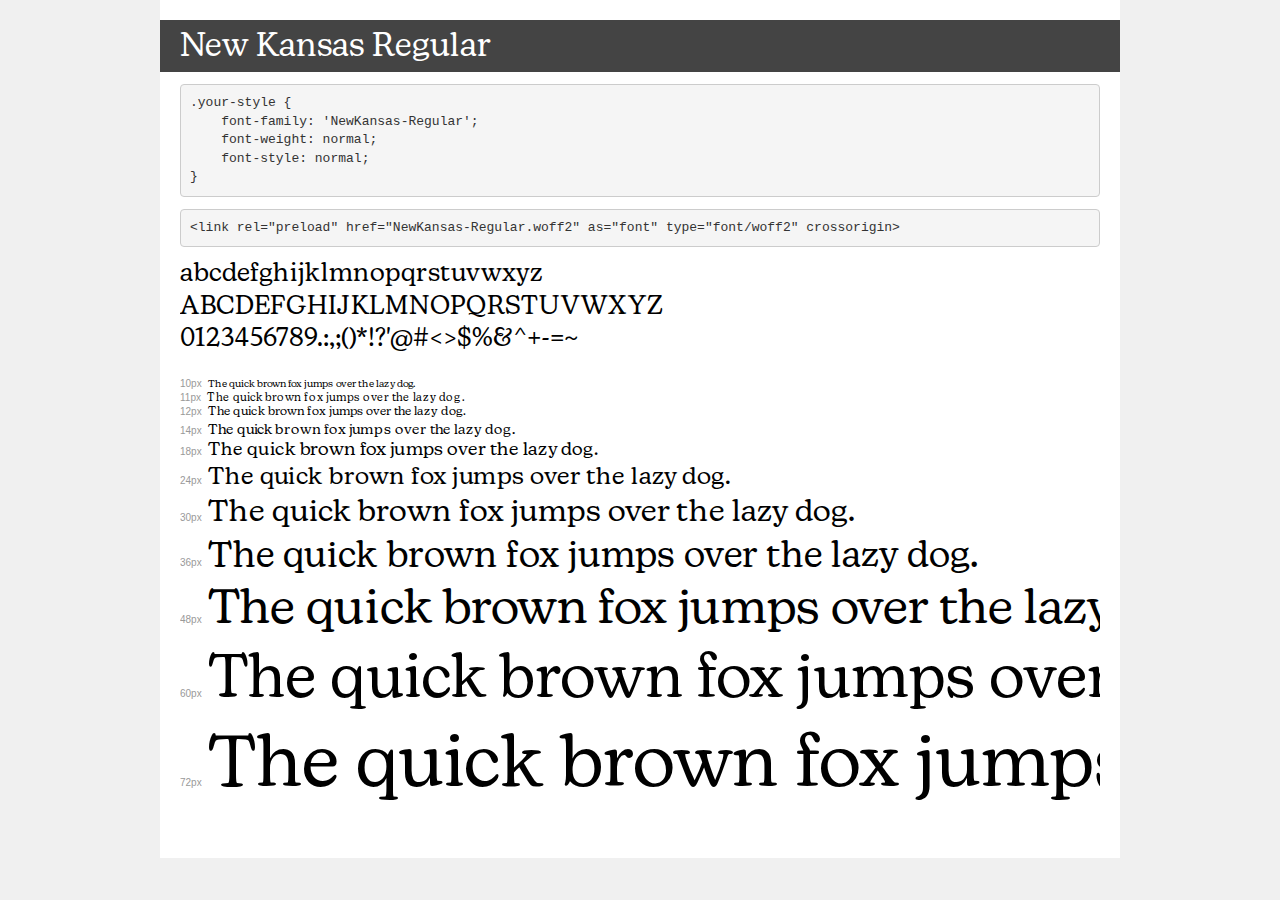
<file: font/demo.html>
<!DOCTYPE html>
<html lang="en">
<head>
    <meta charset="utf-8">
    <meta http-equiv="X-UA-Compatible" content="IE=edge">
    <meta name="viewport" content="width=device-width, initial-scale=1">
    <meta name="robots" content="noindex, noarchive">
    <meta name="format-detection" content="telephone=no">
    <title>Transfonter demo</title>
    <link href="stylesheet.css" rel="stylesheet">
    <style>
        /*
        http://meyerweb.com/eric/tools/css/reset/
        v2.0 | 20110126
        License: none (public domain)
        */
        html, body, div, span, applet, object, iframe,
        h1, h2, h3, h4, h5, h6, p, blockquote, pre,
        a, abbr, acronym, address, big, cite, code,
        del, dfn, em, img, ins, kbd, q, s, samp,
        small, strike, strong, sub, sup, tt, var,
        b, u, i, center,
        dl, dt, dd, ol, ul, li,
        fieldset, form, label, legend,
        table, caption, tbody, tfoot, thead, tr, th, td,
        article, aside, canvas, details, embed,
        figure, figcaption, footer, header, hgroup,
        menu, nav, output, ruby, section, summary,
        time, mark, audio, video {
            margin: 0;
            padding: 0;
            border: 0;
            font-size: 100%;
            font: inherit;
            vertical-align: baseline;
        }
        /* HTML5 display-role reset for older browsers */
        article, aside, details, figcaption, figure,
        footer, header, hgroup, menu, nav, section {
            display: block;
        }
        body {
            line-height: 1;
        }
        ol, ul {
            list-style: none;
        }
        blockquote, q {
            quotes: none;
        }
        blockquote:before, blockquote:after,
        q:before, q:after {
            content: '';
            content: none;
        }
        table {
            border-collapse: collapse;
            border-spacing: 0;
        }
        /* demo styles */
        body {
            background: #f0f0f0;
            color: #000;
        }
        .page {
            background: #fff;
            width: 920px;
            margin: 0 auto;
            padding: 20px 20px 0 20px;
            overflow: hidden;
        }
        .font-container {
            overflow-x: auto;
            overflow-y: hidden;
            margin-bottom: 40px;
            line-height: 1.3;
            white-space: nowrap;
            padding-bottom: 5px;
        }
        h1 {
            position: relative;
            background: #444;
            font-size: 32px;
            color: #fff;
            padding: 10px 20px;
            margin: 0 -20px 12px -20px;
        }
        .letters {
            font-size: 25px;
            margin-bottom: 20px;
        }
        .s10:before {
            content: '10px';
        }
        .s11:before {
            content: '11px';
        }
        .s12:before {
            content: '12px';
        }
        .s14:before {
            content: '14px';
        }
        .s18:before {
            content: '18px';
        }
        .s24:before {
            content: '24px';
        }
        .s30:before {
            content: '30px';
        }
        .s36:before {
            content: '36px';
        }
        .s48:before {
            content: '48px';
        }
        .s60:before {
            content: '60px';
        }
        .s72:before {
            content: '72px';
        }
        .s10:before, .s11:before, .s12:before, .s14:before,
        .s18:before, .s24:before, .s30:before, .s36:before,
        .s48:before, .s60:before, .s72:before {
            font-family: Arial, sans-serif;
            font-size: 10px;
            font-weight: normal;
            font-style: normal;
            color: #999;
            padding-right: 6px;
        }
        pre {
            display: block;
            padding: 9px;
            margin: 0 0 12px;
            font-family: Monaco, Menlo, Consolas, "Courier New", monospace;
            font-size: 13px;
            line-height: 1.428571429;
            color: #333;
            font-weight: normal;
            font-style: normal;
            background-color: #f5f5f5;
            border: 1px solid #ccc;
            overflow-x: auto;
            border-radius: 4px;
        }
        /* responsive */
        @media (max-width: 959px) {
            .page {
                width: auto;
                margin: 0;
            }
        }
    </style>
</head>
<body>
<div class="page">
    <div class="demo">
        <h1 style="font-family: 'NewKansas-Regular'; font-weight: normal; font-style: normal;">New Kansas Regular</h1>
        <pre title="Usage">.your-style {
    font-family: 'NewKansas-Regular';
    font-weight: normal;
    font-style: normal;
}</pre>
        <pre title="Preload (optional)">
&lt;link rel=&quot;preload&quot; href=&quot;NewKansas-Regular.woff2&quot; as=&quot;font&quot; type=&quot;font/woff2&quot; crossorigin&gt;</pre>
        <div class="font-container" style="font-family: 'NewKansas-Regular'; font-weight: normal; font-style: normal;">
            <p class="letters">
                abcdefghijklmnopqrstuvwxyz<br>
ABCDEFGHIJKLMNOPQRSTUVWXYZ<br>
                0123456789.:,;()*!?'@#&lt;&gt;$%&^+-=~
            </p>
            <p class="s10" style="font-size: 10px;">The quick brown fox jumps over the lazy dog.</p>
            <p class="s11" style="font-size: 11px;">The quick brown fox jumps over the lazy dog.</p>
            <p class="s12" style="font-size: 12px;">The quick brown fox jumps over the lazy dog.</p>
            <p class="s14" style="font-size: 14px;">The quick brown fox jumps over the lazy dog.</p>
            <p class="s18" style="font-size: 18px;">The quick brown fox jumps over the lazy dog.</p>
            <p class="s24" style="font-size: 24px;">The quick brown fox jumps over the lazy dog.</p>
            <p class="s30" style="font-size: 30px;">The quick brown fox jumps over the lazy dog.</p>
            <p class="s36" style="font-size: 36px;">The quick brown fox jumps over the lazy dog.</p>
            <p class="s48" style="font-size: 48px;">The quick brown fox jumps over the lazy dog.</p>
            <p class="s60" style="font-size: 60px;">The quick brown fox jumps over the lazy dog.</p>
            <p class="s72" style="font-size: 72px;">The quick brown fox jumps over the lazy dog.</p>
        </div>
    </div>

</div>
</body>
</html>
</file>
<file: font/stylesheet.css>
@font-face {
    font-family: 'NewKansas-Regular';
    src: url('NewKansas-Regular.woff2') format('woff2'),
        url('NewKansas-Regular.woff') format('woff');
    font-weight: normal;
    font-style: normal;
    font-display: swap;
}
</file>
<file: css/style.css>
/* RESET STYLES */
@import url("reset.css");
/* Common styles */
@import url("common.css");
/* HEDER STYLES */
@import url("header.css");
/* FOOTER STYLES */
@import url("footer.css");
@import url("iconsFont.css");
/* ------------------------ */
body {
    font-family: 'DM Sans', sans-serif;
    background-color: #f5f3ea;
    color: rgb(27, 28, 29);
    font-size: 20px;    
}
/* ----------------------- */
.wrapper {
    min-height: 100%;
    overflow: clip;

    display: flex;
    flex-direction: column;
}
/* ----------------------- */
.page {
    flex: 1 1 auto;
    padding-top: 85px;
}
@media(max-width: 767.98px) {
    .page {
        padding: 60px 0px 0px 0px;
    }
}
.page__main {
}
@media(min-width: 767px) {
    .page__main {
        display: flex;
    } 
}
.page__technologies {
}
.page__work {
}
.page__workExamples {
}
.page__about {
}
.page__animation {
}
.page__contacts {
}
@media(max-width: 500px) {
    .page {
        padding-top: ;
    }
}
/* ----------------------- */
[class*="container"] {
    max-width: 1440px;
   padding: 0px 15px;
    margin: 0 auto;
}
/* ----------------------- */

.main {
    padding-top: 56px;
    padding-bottom: 80px;
    display: flex;
    width: 100%;
}
.main__images-imgBracket {
    display: flex;
    position: absolute;
    width: 150px;
    margin-top: -145px;
    z-index: 50;
}
.main__images-imgBracket img {
    max-width: 100%;
}
.imgBracket_right {
    right: 0;
    top: 655px;
}
@media (max-width: 1618px) {
    .imgBracket_left,
    .imgBracket_right {
        width: 120px;
        height: 193px;
    }
    .main {
        /* display: block; */
    }
}
@media (max-width: 1590px) {
    .imgBracket_left {
        margin-top: 500px;
    }
    .imgBracket_right {
        top: 250px;
    }
    .main__images-imgBracket {
        z-index: 1;
    }
}
@media (max-width: 1286px) {
    .imgBracket_left,
    .imgBracket_right {
        width: 80px;
        height: 133px;
    }
}
@media (min-width: 767px) {
    .main__images-imgBracket {
        /* flex: 0 0 50%; */
    }
}
.main__container {
    display: grid;
    grid-template-columns: 300px auto;
    column-gap: 50px;
    row-gap: 50px;
 }
.main__actions {
    grid-column: span 2;
    margin: 0 auto;
}
.main__images {
    width:  300px;
    height:  600px;
    overflow: hidden;
    
}
.main__images:not(:last-child) {
    margin-bottom: 16px;
}
.main__images img {
    width:  100%;
    height: 100%;
    object-fit: cover;
}
.main__content {
    position: relative;
    display: flex;
    flex-direction: column;
    align-items: center;
   justify-content: center;
   row-gap: 15px;
}
.main__title .title {
      width: none;
       /* font-family: 'Lora', serif; */
}
.main__title span {
    position: relative;
    font-weight: 700;
    padding-right: 190px;
}
.main__title:not(:last-child) {
   margin-bottom: 25px;
}
.main__title span::after {
    position: absolute;
    content: "";
    width: 190px;
    height: 67px;
    top: 25%;
    left: 69%;
    background: url('../images/HTML.svg') center / cover no-repeat ;
}
.main__title .span {
    padding: 0 0 0 200px;
    /* font-weight: 500; */
}
.main__title .span::after {
    position: absolute;
    content: "";
    width: 187px;
    height: 74px;
    top: 20%;
    left: -3%;
    background: url('../images/css.svg') center / cover no-repeat ;
}
.main__text {
    font-size: 25px;
    letter-spacing: 1px;
    /* font-weight: 500; */
}
.main__text span {
    color: #fa8000;
    position: relative;
}
.main__text span::after {
    position: absolute;
    content: "";
    width: 255px;
    height: 20px;
    top: 100%;
    left: 0;
    background: url('../images/curve.svg') no-repeat;


}
.main__text:not(:last-child) {
    margin-bottom: 50px;
}
.main__button {
    font-size: 25px;
    padding: 10px 32px;
}

/* --------- */
.skills {
    padding-top: 56px;
    padding-bottom: 80px;
    display: flex;
    width: 100%;
}
.main__title_2 {
    display: none;
}
.main__items {  
    display: block;
    position: relative; 
    transition: scale 0.3s ease 0s;
}
.main__item._active {
    transform: scale(1);
}
.item-main_1._active {
    transition: all 0.8s ease 0.2s;
}
.item-main_3._active {
    transition: all 0.8s ease 0.4s;
}
.item-main_4._active {
    transition: all 0.8s ease 0.6s;
}
.item-main_2._active {
    transition: all 0.8s ease 0.8s;
}
.main__item {
    position:absolute;
    font-size: 20px;
    line-height: 1.3;
    width: 180px;
    height: 200px;
    padding: 20px 15px;
    background-color: #ffffff;
    border: solid 1px rgb(27, 28, 29);
    border-radius: 8px;
    box-shadow: rgb(27, 28, 29) 3px 3px 0px 0px;
    transition: all 0.8s ease 0s;
    z-index: 5;

    transform: scale(0);   
 }
 .main__item:hover {
   transform: scale(1.3);  
   transition: all 0.3s ease 0s;  
 }
.item-main_1 {
    width: 300px;
    height: 170px;
    margin-left: 3.47%;
    margin-top: -2.08%;
}
.item-main_2 {
    width: 320px;
    height: 190px;
    margin-left: 74.3%;
    margin-top: 31.25%;
 } 
.item-main_3 {
    width: 250px;
    height: 160px;
    margin-left: 69.4%;
    margin-top: 5.55%;
}
.item-main_4 {
    width: 240px;
    height: 148px;
    margin-top: 22.916%;
    /* 330/1440*100=22.916666666666666667 */  
}
@media(max-width:1365px) {
    .item-main_3 {
        margin-left: 74.4%;
    }
 @media(max-width:1218px) {
        .item-main_4 {
            margin-top: 28.916%;
        }
        .item-main_1 {
            margin-left: 3.47%;
            margin-top: 10.08%;
        }
    }
@media(max-width:1200px) {
    .item-main_2 {
        margin-left: 68.3%;
        margin-top: 38.25%;
    }
    .item-main_4 {
        margin-top: 35.916%;
    }
}
@media(max-width:1110px) {
    .item-main_3 {
        margin-left: 70.4%;
        margin-top: 11%;
    }
}
@media(max-width:991.98px) {
    .item-main_1 {
        margin-left: -3%;        
    }
    .item-main_3 {
        margin-left: 72.4%;
        margin-top: 11%;
    }
    .item-main_2 {
        margin-left: 66.3%;
        margin-top: 33.25%;
    }
}
@media(max-width:880px) {
    .item-main_1 {
        margin-left: -6%;        
    }
}   
}
.item-main__list li {
    position: relative;
    min-height: 28px;
    padding-left: 40px;
}
.item-main__list li:not(:last-child) {
    margin-bottom: 6px;
}
.list_1 li::before {
    content: "";
    position: absolute;
    left: 0;
    top: 0;
    border-radius: 50%;
    width: 22px;
    height: 22px;
    background: #a3ddf2 url("../icons/check-solid.svg") center no-repeat;
}
.list_2 li::before {
    content: "";
    position: absolute;
    left: 0;
    top: 0;
    border-radius: 50%;
    width: 22px;
    height: 22px;
    background: #fff480 url("../icons/check-solid.svg") center no-repeat;
}
.list_3 li::before {
    content: "";
    position: absolute;
    left: 0;
    top: 0;
    border-radius: 50%;
    width: 22px;
    height: 22px;
    background:#eda6e6 url("../icons/check-solidWite.svg") center no-repeat;
}
.list_4 li::before {
    content: "";
    position: absolute;
    left: 0;
    top: 0;
    border-radius: 50%;
    width: 22px;
    height: 22px;
    background: #66cca0 url("../icons/check-solid.svg") center no-repeat;
}
/* .main__images {
    height:  500px;
    overflow: hidden;
    
}
.main__images:not(:last-child) {
    margin-bottom: 16px;
}
.main__images img {
    width:  100%;
    height: 100%;
    object-fit: cover;
} */
@media(max-width:1200px) {
    .main__title {
        font-size: 80px;
    }
    .main__images {
        height: 400px;
    }
}
@media(max-width:1110px) {
    .main__images {
        height: 350px;
    }
    .main__title {
        width: 700px;
    }
    .content-main__body {
        display: flex;
        row-gap: 60px;
    }
    .main__item {
        transform: scale(0.85);
    }
}
@media(max-width:991.98px) {
    .main {
        padding-top: 26px;
        padding-bottom: 50px;
    }
    .content-main__body {
        row-gap: 40px;
    }
    .main__images {
        height: 300px;
    }
    .main__title {
        font-size: 64px;
    }
    .main__item {
        transform: scale(0.75);
    }
    @media(max-width:855px) {
        .main__images {
            height: 250px;
        }
    }
    @media(max-width:767.98px) {
        .main__item {
            transform: scale(0.6);
        }
        .main__title {
            font-size: 54px;
        }
    }
    @media(max-width:767.98px) {
        .main {           
            padding-bottom: 30px;
        }
        .main__item {
            transform: scale(1);
            position: relative;
            margin: 0px;
        }
        .main__title {
            font-size: 54px;
            width: 100%;
        }
        .main__container {
            max-width: none;
            display:flex;
            flex-direction: row-reverse;
            flex-wrap: wrap;
            column-gap: 20px;
        }
        .main__content {
            flex: 1 1 40%;
        }
        .content-main__body {
            row-gap: 0; 
                      
        }
        .main__button {
            
        }
        .main__images img {
            -webkit-transform: scaleX(-1);
            transform: scaleX(-1);
        }
        .main__items {
            flex: 1 1 50%;
            display: grid;
            grid-template-columns: repeat(2, 1fr);
            gap: 15px;          
        }
        .column-main_1,.column-main_2 {
            display: grid;
            grid-template-columns: repeat(1, 1fr);
            gap: 15px;
        }
        .main__item {
            display: block;
            font-size: 16px;
            line-height: 1.3;
            /* width: 190px;
            min-height: 210px; */
            padding: 15px;
            background-color: #ffffff;
            border: solid 1px rgb(27, 28, 29);
            border-radius: 8px;
            box-shadow: rgb(27, 28, 29) 3px 3px 0px 0px;
        }
        .item-main_1,.item-main_2,
        .item-main_3,.item-main_4 {
            width: auto;
            height: auto;
        }
        .item-main__list li {
            padding-left: 25px;
        }
        
    }
    @media(max-width: 754px) {
        .main__images {
            height: 230px;
        }
        .main__container {
            gap: 0px;
        }
        .main__item:hover {
            transform: scale(1);
        }
    }
    @media(max-width: 648.98px) {
        .main {
            padding-top: 16px;
        }
         .main__container {
          
        }
        .main__items {
            
        }
        .column-main_1,.column-main_2 {
            display: flex;
            flex-direction: column;
        }
        .main__content {
            margin-top: -5%;
        }
        .content-main__body {
            /* display: block; */
            flex-direction: row-reverse;
            flex-wrap: wrap;
            gap: 20px;
        }
        .main__title {
            display: none;
        }
        .main__title_2 {
            display: block;
            font-size: 44px;
        }
        .main__title_2:not(:last-child) {
            margin-bottom: 20px;
        }
        .main__images  {
            width: 250px;
            height: 200px;
             -webkit-transform: scaleX(-1);
            transform: scaleX(-1);
        }
        .main__button {
          
            
        }
        .item-main_1,.item-main_3 {
            /* margin-bottom: 50px; */
        }
        .page__main {
            padding-bottom: px;
        }
    }
    @media(max-width: 420px) {
        .main {           
            padding-bottom: 15px;
        }
        .main__title_2 {
            font-size: 32px;
        }
        .main__items {
            grid-template-columns: auto;
        }
        .main__content {
            margin-top: 1%;
        }
        .content-main__body {
            display: block;
            
        }
        .main__images {
            margin: 0 auto;
        }
    }
}
/* ----------------------- */
 
.technologies {
    padding-top: 80px;
    padding-bottom: 80px;
    background-color:#ff9966;
}
.lineOrangTop {
    margin-bottom: -45px;
}
.lineOrangBottom {
    margin-top: -35px;
}
.technologies__container {
    display: grid; 
    grid-template-columns: 60% auto; 
    gap: 35px;
 
}
.technologies__columns {
    display: flex;
   
}
.columns-technologies_1 {
    /* position: relative; */
    /* display: block; */ 
}
.columns-technologies_2 {
    align-items: center;
   justify-content: start;    
}
.technologies__comment {
    position: absolute;
     width: 400px;
     
     left: ;
    
    /* padding-right: 100px;   */
    /* align-self: flex-start; */
  
}
.commentSvg {
    /* position: relative; */
    width: 100%;
    transform: rotate(240deg);
     object-fit:cover;
}
.technologies__comment:not(:last-child) {
    margin-top: -2%;
    margin-left: -5%;
}
.technologies__title {
    font-size: 64px;
    font-family: 'Skranji', cursive;
    color: #1b1c1d;
    position: absolute;
    transform: rotate(10deg);    
}
.technologies__title:not(:last-child) {
    margin-top: 45%;
    margin-left: 5%;
}
.technologies__image {
    position: relative;
    flex: 0 0 600px;
    align-self: flex-end;  
    overflow: hidden;
    z-index: 3;
    margin-left: auto;

    
    /* margin-top: 10%; */
    
}
.technologies__image img{
    max-width: 100%;
    object-fit: cover;
}

.technologies__list {
   
}
/* .technologies__item.active {
    opacity: 1;    
} */
.technologies__item._active,
.technologies__item._active::before {
    opacity: 1;
   
}
.technologies__item._active {
    transform: translateX(100px);
}
.technologies__item {
    font-family: 'NewKansas-Regular';
    font-size: 56px;
    font-weight: 500;
    line-height: 1.5;
     opacity: 0.5; 
     transition: all 0.8s ease 0s ; 
}
.technologies__item:not(:last-child) {
    margin-bottom: 20px;
}
.technologies__item::before {
    content: "";
    position: relative;
    display: inline-block;
    top:10px;
    width: 60px;
    height: 60px;
    background:url('../icons/arrow.svg') center no-repeat ;
    opacity: 0;
}
@media(max-width: 1585px) {
    .technologies__comment {
        transform: scale(0.9);
    }
    .technologies__image {
        flex: 0 0 550px;
    }
    .technologies__comment:not(:last-child) {
       margin-top: -5%;
        margin-left: -1%;
    }
    .technologies__item:not(:last-child) {
        margin-bottom: 15px;
    }
}
@media(max-width: 1287px) {
    .technologies__comment {
        transform: scale(0.7);
    }
    .technologies__comment:not(:last-child) {
        margin-top: -10%;
         margin-left: -1%;
     }
    .technologies__image {
        flex: 0 0 400px;
    }
    .technologies__item {
        font-size: 40px;
        line-height: 1.2;
    }
    .technologies__item::before  {
        width: 40px;
        height: 40px;
        background-size: 40px;
    }

}
@media(max-width: 1110px) {
    .technologies__comment {
        transform: scale(0.6);
    }
    .technologies__comment:not(:last-child) {
        margin-top: -14%;
         margin-left: -7%;
     }
}
@media(max-width:991.98px) {
    .technologies {
        padding-top: 60px;
        padding-bottom: 60px;
    }
    .technologies__item._active {
        transform: translateX(70px);
    }
    .technologies__comment {
        transform: scale(0.6);
    }
    .technologies__image {
        flex: 0 0 300px;
    }
    .technologies__item {
        font-size: 30px;
        line-height: 1.2;
    }
    .technologies__item:not(:last-child) {
        margin-bottom: 10px;
    }
    .technologies__item::before  {
        background-size: 30px;
    }
    
}
@media(max-width:869px) {
    .technologies__comment {
        transform: scale(0.5);
    }
    .technologies__comment:not(:last-child) {
        margin-top: -18%;
         margin-left: -10%;
     }
     .technologies__container {
        gap: 15px;
     }
     .technologies__item._active {
        transform: translateX(50px);
    }
}
@media(max-width:767.98px) {
    .technologies {
        padding-top: 40px;
        padding-bottom: 40px;
    }
    .technologies__image {
        flex: 0 0 250px;
    }
    .technologies__item._active {
        transform: translateX(30px);
    }
}
@media(max-width:650px) {
    .technologies {
        padding-top: 20px;
        padding-bottom: 20px;
    }
    .technologies__container {
        grid-template-columns: 55% auto;
    }
    .technologies__comment {
        transform: scale(0.4);
    }
    .technologies__item {
        font-size: 25px;
        line-height: 1.2;
    }
    .technologies__item::before  {
        width: 25px;
        height: 25px;
        background-size: 20px;
        top: 5px;
    }
    .technologies__item:not(:last-child) {
        margin-bottom: 15px;
    }
    .technologies__comment:not(:last-child) {
        margin-top: -25%;
         margin-left: -18%;
     }
     .technologies__image {
        flex: 0 0 200px;
    }
    
}
@media(max-width:577px) {
    .technologies__container {
        grid-template-columns: 40% auto;
    }
    .technologies__comment {
        transform: scale(0.5);
    }
    .technologies__image {
        margin-left: 0;
    }
     .technologies__item:not(:last-child) {
        margin-bottom: ;
    }
    .commentSvg {
        transform: rotate(0deg);
    }
    .technologies__comment:not(:last-child) {
        margin-top:-150px;
         margin-left: -100px;
     }
 
}
@media(max-width:440px) {
    .technologies__container {
        grid-template-columns: auto;
        gap: 10px;
        /* display: flex;
        flex-direction: column;
        justify-content: center;
        align-items: center; */
    }
    .columns-technologies_1 {      
       display: grid;
       grid-template-columns: 30% auto;     
       
    }
    .columns-technologies_2 {
           
    }
    .technologies__comment {
        position: relative;
        transform: scale(0.57);
        width: 250px;
        grid-column: 2;
        grid-row: 1;
       
    }
    .commentSvg {
        transform: rotate(40deg);
    }
    .technologies__title  {
        font-size: 40px;
    }
    .technologies__title:not(:last-child) {

    }
    .technologies__comment:not(:last-child) {
        margin: 0;
        margin-top: -70px;
    }
    .technologies__image {
      width: 150px;
      grid-column: 1;
      grid-row: 1;     
    }
    .technologies__item {
        font-size: 25px;
        line-height: 1.5;
        border: solid 1px #802a00;
        border-radius: 6px;
        box-shadow: #802a00 2px 2px 0px 0px;
        width: 330px;
    }
}
/* ----------------------- */
.works {
    padding-top: 80px;
    padding-bottom: 80px;
    /* position: sticky;
    top: 0;
    z-index: 1; */
}
.works__container {
}
.works__column {
    display: flex;
    align-items: center;
    justify-content: space-between;     
}
.works__content {
    padding-right: 20px;
}
.works__title:not(:last-child) {
    margin-bottom: 25px;
}
.title-second {
}
.works-items__list {
     /* position: relative; */
}
.works-items__list li {
    position: relative;
    font-size: 25px;
    padding-left: 35px;
}
.works-items__list li::before {
    content: "";
    position: absolute;
    width: 24px;
    height: 24px;
    left: 0;
    top: 5px;
    background: #eda6e6 url(../icons/xmark-solid.svg) center no-repeat;
   
    
}
.works-items__list li:not(:last-child) {
    margin-bottom: 16px;
}
.works__images {
    display: flex;
    flex-direction: column;
    align-items: center;
}
.works__image {
    max-width: 600px;
    overflow: hidden;
}
.works__image_1 {
    max-width: 500px;
}
.works__image img {
    width: 100%;
}
.works__actions {
}
@media(max-width: 991.98px){
    .works {
        padding-top: 60px;
        padding-bottom: 60px;
    }
    .works-items__list li{
        font-size: 20px;
    }
    .works-items__list li::before {
        top: 0;
    }
}
@media(max-width:767.98px) {
    .works {
        padding-top: 40px;
        padding-bottom: 40px;
    }
}
@media(max-width: 650px) {
    .works__column {
        flex-direction: column;
        justify-content: center;
        row-gap: 10px;
    }
    .works__content {
        padding-right: 0;
    }
}

/* --------------- */

.workExamples {
    border-top: solid 2px #6f6e68;
    padding-top: 80px;
    padding-bottom: 80px;
    /* z-index: 20; */
 }
.workExamples__container {
}
.workExamples__title {
}
.workExamples__title:not(:last-child) {
     margin-bottom: 20px;
}
.title-second {
}
.workExamples__items {
}
.items-workExamples {
} 
.items-workExamples__navigation {
    display: flex;
    flex-wrap: wrap;
    gap: 16px;
    margin-bottom: 48px;
}
.items-workExamples__type {
   
}
.button {
}
.items-workExamples__body {
    display: grid;
    grid-template-columns: repeat(auto-fill, minmax(280px, 1fr));
    gap: 45px;
}
.items-workExamples__item {
    background-color: rgba(57, 62, 70, 0.5);
    backdrop-filter: blur(2px);
    border-radius: 16px;
    padding: 45px;
}
.items-workExamples__item:nth-child(1) {
    background-color: rgba(255,244,128,0.5);
}
.items-workExamples__item:nth-child(2) {
    background-color: rgba(237,166,230,0.5);
}
.items-workExamples__item:nth-child(3) {
    background-color: rgba(102,204,160,0.5);
}
.items-workExamples__item:nth-child(4) {
    background-color: rgba(166,234,255,0.5);
}
.items-workExamples__image {
    position: relative;
    /* max-width: 500px;
    max-height: 200px; */
    /* overflow: hidden; */
    /* 228.75/95.575=2.3934083180748103584 */
    padding-bottom: 239.34px;
}
.items-workExamples__image img {
    position: absolute;
    top: 0;
    left: 0;
    width: 100%;
    height: 100%;
    object-fit: contain;
}
@media(max-width: 991.98px) {
    .workExamples {
        padding-top: 60px;
        padding-bottom: 60px;
    }
}
@media(max-width: 767.98px) {
    .workExamples {
        padding-top: 30px;
        padding-bottom: 30px;
    }
    .workExamples__title {
        text-align: center;
    } 
    .items-workExamples__navigation {
        justify-content: center;
        margin-bottom: 20px;
    }
    .items-workExamples__body {
        gap: 15px;
    }
}
/* ------------------- */
.about {
    padding-top: 80px;
    padding-bottom: 80px;
}
.about__box {
    display: flex;
    gap: 45px;
}
.about__content {
    /* max-width: 640px; */
    font-size: 25px;
    line-height: 1.7;
    display: flex;
    flex-direction: column;
    row-gap: 20px;
}
.about__content img {
    width: 100px;
    margin-bottom: 20px;
}
.about__title {
    text-align: center;
}
.about__title:not(:last-child) {
    margin-bottom: 25px;
}

.about__title h2:not(:last-child){
    margin-bottom: 15px;
}

.about__content span {
    font-weight: 600;
}
.about__education_text {
    max-width: 600px;
}
.about__text {
    font-weight: 600;
    max-width: 800px;
}
.about__text:not(:last-child) {
    margin-bottom: 10px;
}
.about__education {
    text-transform: uppercase;
    font-weight: 700;
}
.about__images {
    position: relative;
    align-self: center;
    margin-left: auto;
}
.about__image {
    
    width: 500px;
    height: 500px;
    overflow: hidden;
    }
.about__image img { 
       
    width: 100%;
    height: 100%;
    object-fit: content;
    margin-left: auto;    
}
.image_bulb {
    position: absolute;
    width: 200px;
    margin-top: -120%;
    margin-left: 74%;
}
@media (max-width:1257px) {
    .about__image {
        width: 400px;
        height: 400px;
    }
    .image_bulb {
        position: absolute;
        width: 170px;
        margin-top: -120%;
        margin-left: 74%;
    }   
}
@media(max-width:991.98px) {
    .about {
    padding-top: 60px;
    padding-bottom: 60px;
    }
    .about__box {
        flex-direction:column-reverse;
        gap: 30px;
       align-items: center;
    }
    .about__images {
        margin: 0 auto;
    }
    .about__content img {
        width: 50px;
        margin-bottom: 10px;
    }
    .about__education_text {
        /* max-width: none; */
    }
    .about__content {
       max-width: 600px;
    }
}
@media(max-width: 767.98px) {
    .about {
        padding-top: 30px;
        padding-bottom: 30px;
        }
    .about__image {
        width: 300px;
        height: 300px;
    }
    .image_bulb {
        position: absolute;
        width: 100px;
    }  
    .about__content {
        font-size: 20px;
        line-height: 1.5;
        display: flex;
        flex-direction: column;
        row-gap: 20px;
    }  
}
@media(max-width: 490px) {
    .about__title h2 {
        max-width: 300px;
        margin: 0 auto;
    }
    .about__title h3 {
        display: none;
    }
    .about__image {
        width: 150px;
        height: 150px;
    }
    .image_bulb {
        position: absolute;
        width: 70px;
        margin-top: -120%;
        margin-left: 72%;
    } 
    .about__box {
        gap: 15px;
    }
    .about__content {
        row-gap: 15px;
    }
 
}
/* ------------------- */
.page__parallax {
}
.parallax {
}
.parallax__body {
  
}
.parallax__images {
    /* position: absolute; */

}
.images-parallax {
}
.images-parallax__item {
    transition: all 0.2s ease 0s;
}
.images-parallax__chair {
}

.parallax {
    width: 120%;
    background-color: #ff9966;
    border-top: solid 1.1px rgb(27, 28, 29);
    border-bottom: solid 1.1px rgb(27, 28, 29);
    transform: matrix(0.99863, 0.052336, -0.052336, 0.99863, 0, 0);
    margin-left: -114px;
    margin-right: -114px;
     position: relative;
     padding: 20px 150px 20px 120px;
}

.images-parallax__chair {
    /* position: absolute; */
   width: 200px;
   height: 150px;
   overflow: hidden;
   /* margin-left: 115px;
   margin-right: 215px; */
   transition: all 1s ease 0s;
   /* margin: 0 auto; */
   /* transform: translate(300px, 0px); */
  }

.images-parallax__chair img {
    -webkit-transform: scaleX(-1);
    transform: scaleX(-1);
    width: 100%;
    height: 100%;
    object-fit: cover;
}
/* ------------------- */
.contacts {
    padding-top: 80px;
    padding-bottom: 80px;
}
.marginT {
    padding-top: 100px;
}
.contacts__container {
    
}
.contacts__content {
    display: flex;
    flex-direction: column;
    justify-content: center;
    align-items: center;
}
.contacts__content:not(:last-child) {
    margin-bottom:40px;
}
.contacts__title {
    text-align: center;
    position: relative;
}
.contacts__title:not(:last-child) {
    margin-bottom: 20px;
}
.items-contacts__navigation {
    display: flex;
    flex-wrap: wrap;
    justify-content: center;
    gap: 12px;
}
.items-contacts__navigation a {
    color: rgb(27, 28, 29);
}
.button_border:nth-child(1) span{
    display: inline-block;
    padding-left: 34px;
    background: url("../icons/phone-solid.svg") left no-repeat;
}
.button_border:nth-child(2) span{
    display: inline-block;
    padding-left: 34px;
    background: url("../icons/facebook-messenger.svg") left no-repeat;
}
.button_border:nth-child(3) span{
    display: inline-block;
    padding-left: 34px;
    background: url("../icons/envelope-solid.svg") left no-repeat;
}
.button_border:nth-child(4) span{
    display: inline-block;
    padding-left: 34px;
    background: url("../icons/pen-solid.svg") left no-repeat;
}
.contacts__items {
   
}
.contacts__box {
    padding: 40px 64px 40px 64px;
    transition: background 1s ease;
    background: #eda6e6;
    border-radius: 16px;
    display: grid;
    grid-template-columns: repeat(2,1fr);
    grid-template-rows: repeat(3, 700px);
    align-items: start;
    row-gap: 30px;
}
.items-contacts__body {
    max-height: 600px;
    display: flex;
    flex-direction: column;
    align-items: start;
    line-height: 2;   
}
#tel,#mes,#email,#form {
    padding-top: 100px;   
}

.items-contacts__body h3 {
    font-weight: 600;
}
.items-contacts__body p,
.items-contacts__body a {
    color: #1b1c1d;
}
.items-contacts__body p {
    
}
.tel-span{
    font-size: 25px;
    
}
.a-tel,
.a-email {
    font-size: 30px;
    font-weight: 600;
}
.a-tel:hover,
.a-email:hover {
    border-bottom: solid 3px #222222;
}
.contacts__social {
    padding-top: 10px;
    height: 100px;
    justify-content:flex-start;
    
}
.circle-contacts {
    display: flex;
    align-self: center;
    justify-content: center;
}
.svg_circle {
  overflow: visible;
}

.text-svg {
    font-size: 33px;
    fill: #000;
    letter-spacing: 2px;
}
.wheel {
    transform: translate(-50%, -50%);
    width: 300px;
    height: 300px;
    border-radius: 50%;
    background: url('../images/imagesWorks/img2Wheel.svg')0 0/cover no-repeat;;
    /* border: 3px groove #000;     */
}
:root {
    --duration: 150s;
}
.wheel__inner {
    position: absolute;
    top: 50%;
    left: 50%;
    transform: translate(-50%, -50%);
    /* transform-origin: 0% 100%;
    outline: 2px dashed gold;
    padding-bottom: 100px; */

    animation-name: rotate-main;
    animation-duration: var(--duration);
    animation-fill-mode: forwards;
    animation-timing-function: linear;
    animation-iteration-count: infinite;
    /* animation-direction: alternate; */
}
@keyframes rotate-main {
    100% {
        transform: rotate(9000deg);
    }
}
.contacts__circle {
    display: flex;
    /* width: 100%;
    height: 100%; */
    margin-right: -15%;
     
}
.circle-contacts_wheel {
    position: relative;
    align-self:center;
    margin-left: auto;
   
    
}
.circle-center {
    position: absolute;
    left: -50%;
    top: -50%;
    width: 350px;
    height: 350px;
    padding: 70px;
}
.circle {   
    width: 100%;
    height: 100%;
    border-radius: 50%;
    border:  solid 1em transparent;
    padding: 2em;
    box-shadow: 0 0 0.25em #5d2958;
    inset: 0 0 1em #5d2958;
    background: rgba(255,153,102) padding-box;
    /* margin: 1.5em auto; */
    /* min-width: 15em; width: 90vw; max-width: 40em; */
    -webkit-filter: drop-shadow(0 1px 2px #fff);
    filter: drop-shadow(0 1px 2px #fff);  
    transition: all 0.3s ease 0s;
    
}
.circle:hover {
    transform: scale(1.3);
    background: rgba(255,153,102, 1);
}
    .circle span{
        color: #1b1c1d;
        margin-left: -27px;
        font-size: 24px;
        line-height: 0.5;
        font-weight: 700;
        
    }
.wheel__content {
    display: flex;
    justify-content: center;
    position: absolute;
    left: 50%;
    bottom: 50%;
    width: 0;
    transform-origin: 0 100%;
    /* outline: 2px dashed gold; */
    padding-bottom: 160px;
    font-size: 1.5em;
    color:  #5d2958;
}
@keyframes rotate-outher {
    100% {
        transform: rotate(90deg);
    }
}
.contacts__column_2 {
    grid-column: span 2;
    /* display: flex;
    flex-direction: column;
    gap: 20px;
    grid-column: 1;
    grid-row: 3; */
}
.contacts__column_2  h3 {
    font-size: 30px;
    text-align: center;
    margin-bottom: 25px;
}

.contacts__title {
   
}
.contacts__comment {
    position: relative;
    max-width: 300px;
    margin-left: auto;
}
.commentSvg_contacts {
    /* transform: none; */
    width: 100%;
}
.contacts__title-comment {
    position: absolute;
    font-size: 50px;
    margin-top: 30%;
    margin-left: 15%;
}
.contacts__column_1 {
   padding-top: 40px;
    grid-column: span 2;
}
.contacts__images {
    max-width: 700px;
    max-height: 600px;
    margin: 0 auto;
}
.contacts__image {
    max-width: 300px;
    min-height: 400px;
    overflow: hidden;
    margin-top: -30%;
 }
.contacts__image img {
    width: 100%;
    height: 100%;
    object-fit: cover
} 
.contacts__form {
}
.form {
    display: grid;
    grid-template-columns: repeat(2,1fr);
    gap: 24px;
    background: #fff;
    padding: 30px;
    border-radius: 16px;
    border: solid 1px rgb(27, 28, 29);
    box-shadow: rgb(27, 28, 29) 2px 2px 0px 0px;
}
.form__item {
}
.form__item:nth-child(3),
.form__item:nth-child(4) {
    grid-column: span 2;
}
.form__label {
    display: block;
    margin-bottom: 10px;
    color: #31353d;
    font-weight: 700;
}
.form__input {
    background: #f9f9f6;
    border: solid 1px  #c4c4c1;
    border-radius: 8px; 
    width: 100%;
    padding: 0 24px;
    color: #31353d;
    height: 59px;
}
textarea.form__input {
    height: 280px;
    padding: 24px;
    resize: vertical;
    margin-bottom: 10px;
}
.form__input::placeholder {
    color: #31353d;
    transition: opacity 0.3S ease 0s;
}
.form__input:focus::placeholder {
    opacity: 0;
}
.form__button {
    background:#f5f3ea;    
}
.form__button span {
    display: inline-block;
    padding-right: 34px;
    background: url("../icons/Click.svg") right no-repeat;
}
@media(max-width:991.98px) {
    .contacts {
    padding-top: 60px;
    padding-bottom: 60px;
    }
.contacts__container {
    grid-template-columns: auto;
}
.circle-contacts_wheel {
    transform: scale(0.8);
}
   
}
@media(max-width: 767.98px) {
    .contacts {
        padding-top: 30px;
        padding-bottom: 30px;
        }
    #tel,#mes,#email,#form {
    padding-top: 70px;   
}
}
@media(max-width:600px) {
    .form {
        flex-direction: column;
        display: flex;
    }
    .form__button {
        width: 100%;
    }
}
</file>
